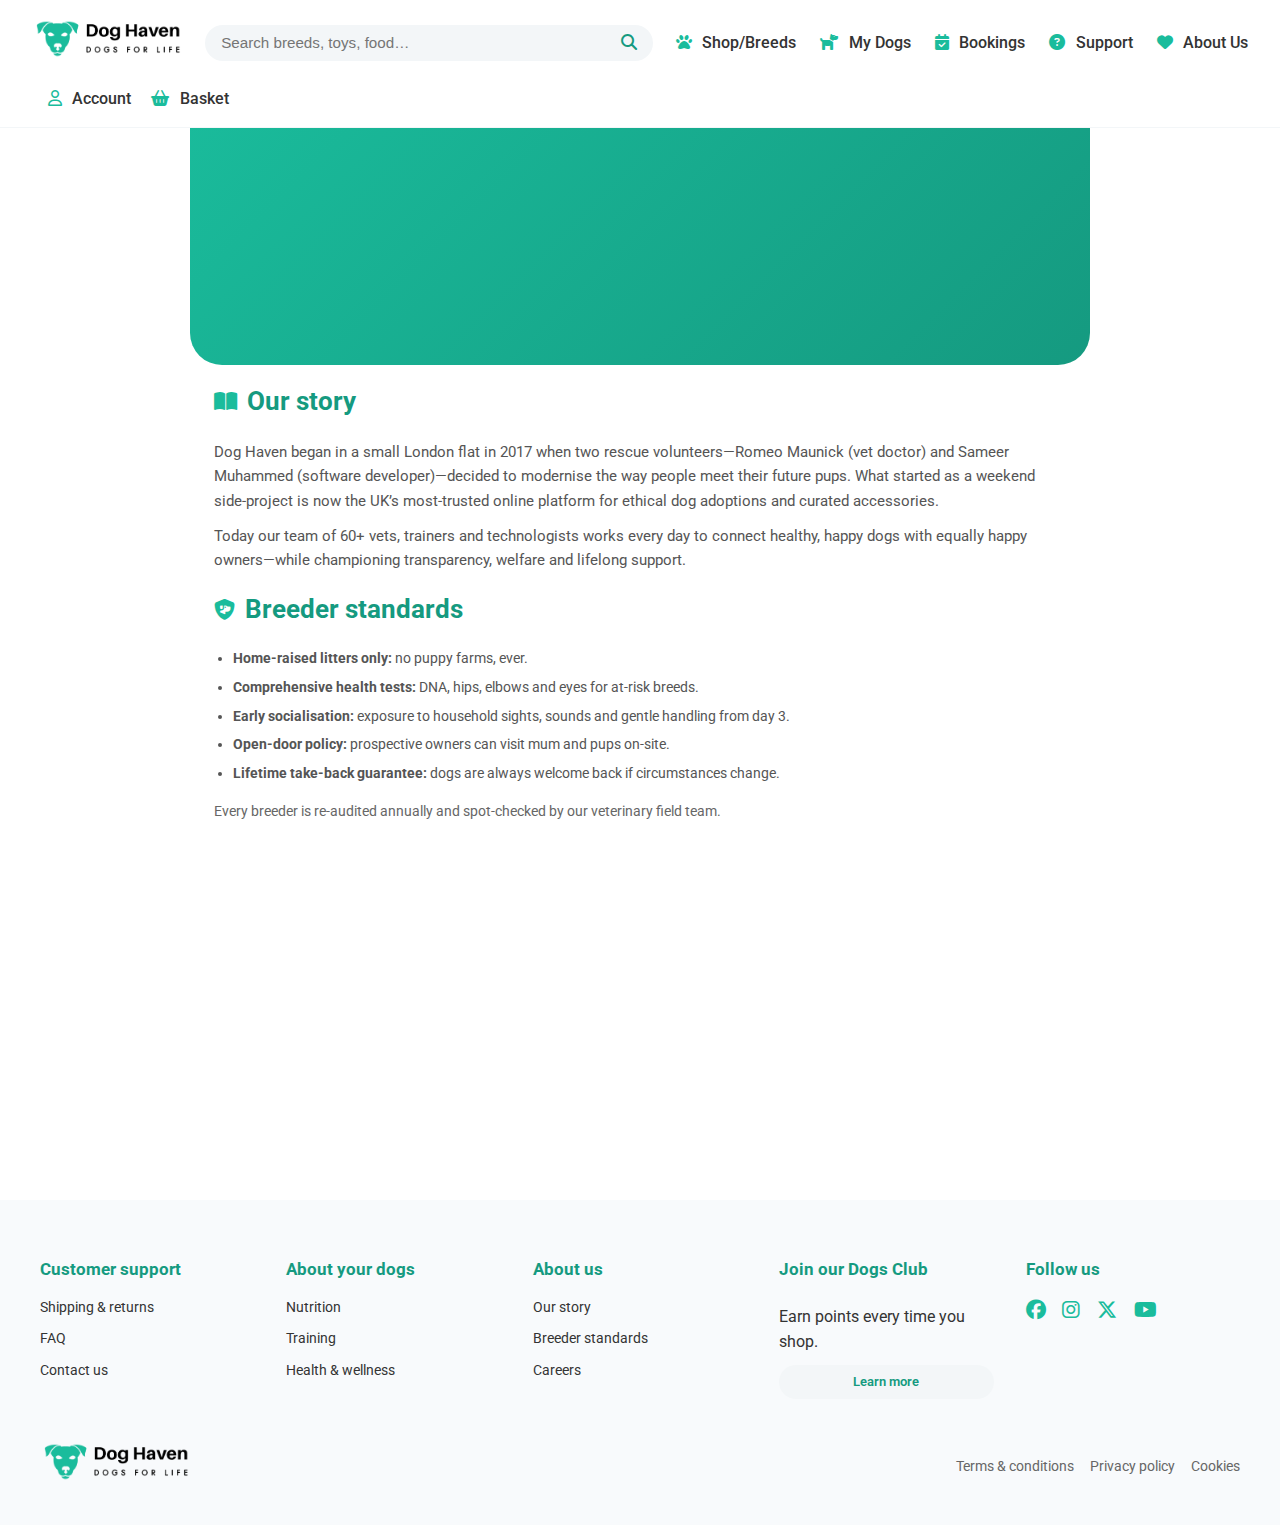
<file: about-us.html>
<!DOCTYPE html>
<html lang="en">
<head>
  <meta charset="UTF-8" />
  <meta name="viewport" content="width=device-width, initial-scale=1.0" />
  <title>Dog Haven | About Us</title>

  <!-- fonts & icons -->
  <link href="https://fonts.googleapis.com/css2?family=Roboto:wght@400;500;700&display=swap" rel="stylesheet">
  <link href="https://cdnjs.cloudflare.com/ajax/libs/font-awesome/6.5.0/css/all.min.css" rel="stylesheet">

  <link rel="stylesheet" href="about-us.css" />
</head>
<body>

  <!-- ===== HEADER ===== -->
  <header class="site-header">
    <div class="brand-search">
      <a href="index.html" class="logo"><img src="logo5.png" alt="Dog Haven logo" class="logo-img" /></a>
      <form class="search-bar" role="search">
        <input type="search" placeholder="Search breeds, toys, food…" aria-label="Search" />
        <button type="submit"><i class="fa-solid fa-magnifying-glass"></i></button>
      </form>
    </div>

    <nav class="site-nav">
      <ul>
        <li><a href="breeds.html"><i class="fa-solid fa-paw"></i> Shop/Breeds</a></li>
        <li><a href="my-dogs.html"><i class="fa-solid fa-dog"></i> My Dogs</a></li>
        <li><a href="bookings.html"><i class="fa-solid fa-calendar-check"></i> Bookings</a></li>
        <li><a href="support.html"><i class="fa-solid fa-circle-question"></i> Support</a></li>
        <li><a href="about-us.html" class="active"><i class="fa-solid fa-heart"></i> About Us</a></li>
      </ul>
    </nav>

    <div class="user-links">
      <a href="sign-in.html"><i class="fa-regular fa-user"></i> Account</a>
      <a href="basket.html"><i class="fa-solid fa-basket-shopping"></i> Basket</a>
    </div>
  </header>

  <!-- ===== HERO ===== -->
  <section class="page-hero">
    <h1 class="fade-in">More than a pet shop—<br>weʼre a dog-loving community</h1>
    <p class="fade-in delay-1">Discover our journey, our breeder pledge and your next career move.</p>
  </section>

  <!-- ===== OUR STORY ===== -->
  <section class="story-section fade-up">
    <h2><i class="fa-solid fa-book-open"></i> Our story</h2>
    <p>Dog Haven began in a small London flat in 2017 when two rescue volunteers—Romeo Maunick (vet doctor) and Sameer Muhammed (software developer)—decided to modernise the way people meet their future pups. What started as a weekend side-project is now the UK’s most-trusted online platform for ethical dog adoptions and curated accessories.</p>
    <p>Today our team of 60+ vets, trainers and technologists works every day to connect healthy, happy dogs with equally happy owners—while championing transparency, welfare and lifelong support.</p>
  </section>

  <!-- ===== BREEDER STANDARDS ===== -->
  <section class="standards-section fade-up delay-1">
    <h2><i class="fa-solid fa-shield-dog"></i> Breeder standards</h2>
    <ul>
      <li><strong>Home-raised litters only:</strong> no puppy farms, ever.</li>
      <li><strong>Comprehensive health tests:</strong> DNA, hips, elbows and eyes for at-risk breeds.</li>
      <li><strong>Early socialisation:</strong> exposure to household sights, sounds and gentle handling from day 3.</li>
      <li><strong>Open-door policy:</strong> prospective owners can visit mum and pups on-site.</li>
      <li><strong>Lifetime take-back guarantee:</strong> dogs are always welcome back if circumstances change.</li>
    </ul>
    <p class="note">Every breeder is re-audited annually and spot-checked by our veterinary field team.</p>
  </section>

  <!-- ===== CAREERS ===== -->
  <section class="careers-section fade-up delay-2">
    <h2><i class="fa-solid fa-briefcase"></i> Careers</h2>
    <div class="careers-grid">
      <article>
        <h3>Full-stack Developer</h3>
        <p>Help us build delightful, reliable web experiences that scale with our growing community.</p>
        <a href="#" class="btn secondary small">View details</a>
      </article>
      <article>
        <h3>Veterinary Advisor</h3>
        <p>Work with breeders and adopters to ensure every dog leaves us healthy and stays healthy.</p>
        <a href="#" class="btn secondary small">View details</a>
      </article>
      <article>
        <h3>Digital Marketing Lead</h3>
        <p>Spread the Dog Haven word through data-driven campaigns and engaging storytelling.</p>
        <a href="#" class="btn secondary small">View details</a>
      </article>
    </div>
    <p class="centered">We’re always on the lookout for passionate dog people.  
      <a href="mailto:careers@doghaven.co.uk">careers@doghaven.co.uk</a></p>
  </section>

  <!-- ===== footer ===== -->
  <footer class="site-footer">

    <div class="footer-columns">
      <div class="footer-col">
        <h4>Customer support</h4>
        <ul><li><a href="customer-support.html">Shipping &amp; returns</a></li><li><a href="customer-support.html">FAQ</a></li><li><a href="customer-support.html">Contact us</a></li></ul>
      </div>

      <div class="footer-col">
        <h4>About your dogs</h4>
        <ul><li><a href="about-your-dogs.html">Nutrition</a></li><li><a href="about-your-dogs.html">Training</a></li><li><a href="about-your-dogs.html">Health &amp; wellness</a></li></ul>
      </div>

      <div class="footer-col">
        <h4>About us</h4>
        <ul><li><a href="about-us.html">Our story</a></li><li><a href="about-us.html">Breeder standards</a></li><li><a href="about-us.html">Careers</a></li></ul>
      </div>

      <div class="footer-col club">
        <h4>Join our Dogs Club</h4>
        <p>Earn points every time you shop.</p>
        <a href="dogs-club.html" class="btn secondary small">Learn more</a>
      </div>

      <div class="footer-col social">
        <h4>Follow us</h4>
        <div class="social-links">
			<a href="https://www.facebook.com/YourPage"    target="_blank" rel="noopener"><i class="fa-brands fa-facebook"></i></a>
			<a href="https://www.instagram.com/YourHandle" target="_blank" rel="noopener"><i class="fa-brands fa-instagram"></i></a>
			<a href="https://twitter.com/YourHandle"       target="_blank" rel="noopener"><i class="fa-brands fa-x-twitter"></i></a>
			<a href="https://www.youtube.com/@YourChannel" target="_blank" rel="noopener"><i class="fa-brands fa-youtube"></i></a>
		</div>

      </div>
    </div>

    <div class="footer-bottom">
      <a href="#"><img src="logo5.png" alt="Dog Haven logo" class="footer-logo"></a>
      <ul class="legal">
        <li><a href="regulatory.html">Terms &amp; conditions</a></li>
        <li><a href="regulatory.html">Privacy policy</a></li>
        <li><a href="regulatory.html">Cookies</a></li>
      </ul>
    </div>
  </footer>

  <!-- ===== JS: fade reveal ===== -->
  <script>
    const io=new IntersectionObserver(
      e=>e.forEach(el=>el.isIntersecting&&el.target.classList.add('in-view')), {threshold:.15});
    document.querySelectorAll('.fade-up').forEach(el=>io.observe(el));
  </script>

</body>
</html>
</file>
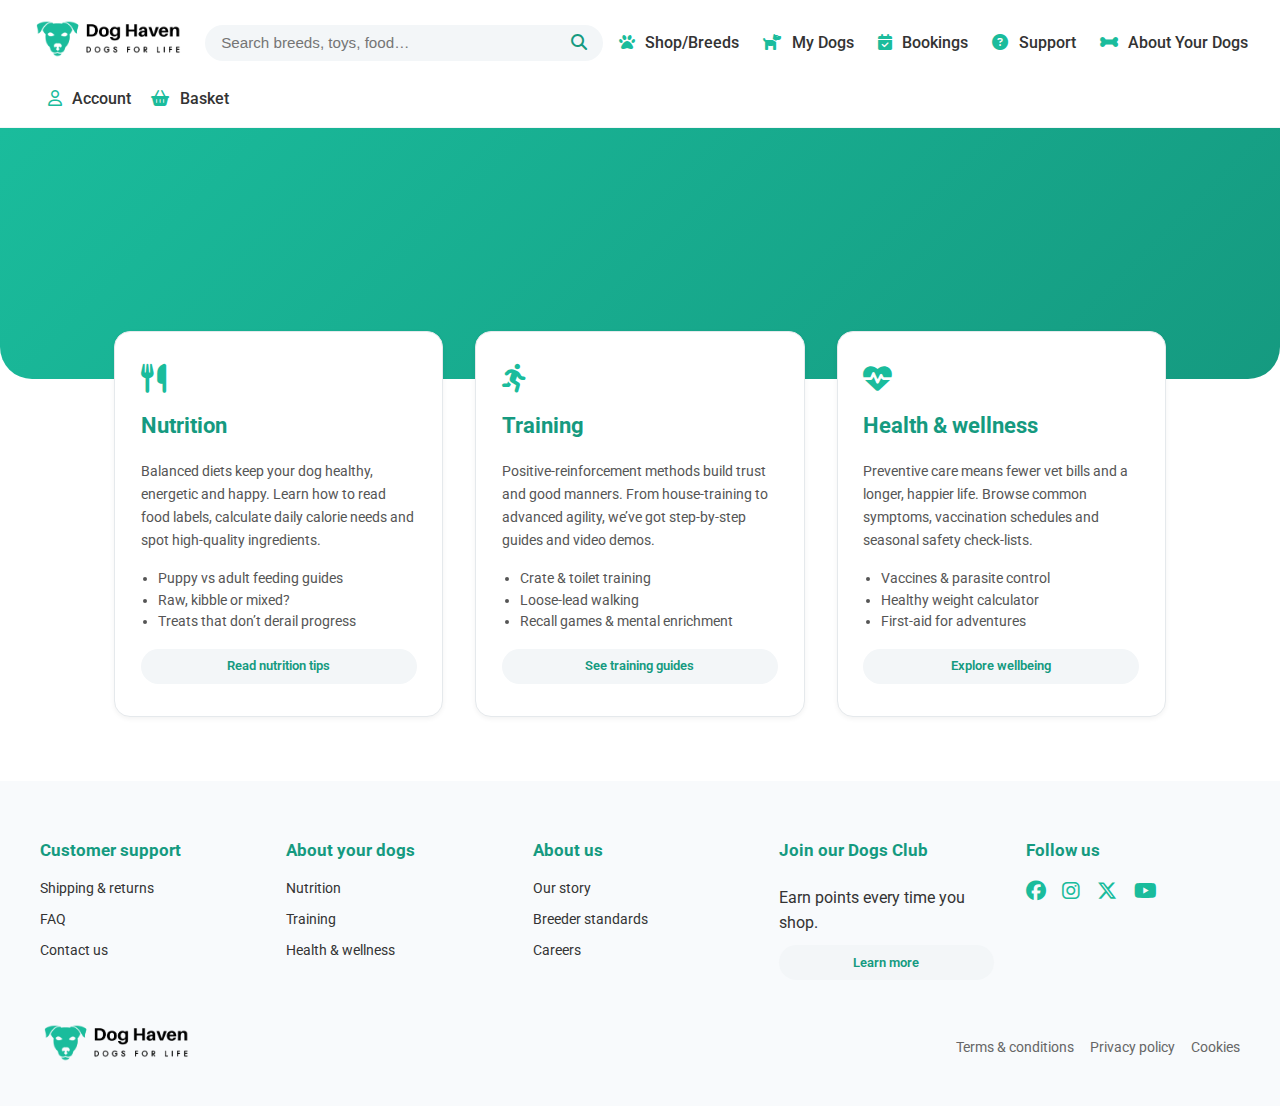
<file: about-your-dogs.html>
<!DOCTYPE html>
<html lang="en">
<head>
  <meta charset="UTF-8" />
  <meta name="viewport" content="width=device-width, initial-scale=1.0" />
  <title>Dog Haven | About Your Dogs</title>

  <!-- fonts & icons -->
  <link href="https://fonts.googleapis.com/css2?family=Roboto:wght@400;500;700&display=swap" rel="stylesheet">
  <link href="https://cdnjs.cloudflare.com/ajax/libs/font-awesome/6.5.0/css/all.min.css" rel="stylesheet">

  <!-- page CSS -->
  <link rel="stylesheet" href="about-your-dogs.css" />
</head>
<body>

  <!-- ===== HEADER ===== -->
  <header class="site-header">
    <div class="brand-search">
      <a href="index.html" class="logo"><img src="logo5.png" alt="Dog Haven logo" class="logo-img" /></a>
      <form class="search-bar" role="search">
        <input type="search" placeholder="Search breeds, toys, food…" aria-label="Search">
        <button type="submit"><i class="fa-solid fa-magnifying-glass"></i></button>
      </form>
    </div>

    <nav class="site-nav">
      <ul>
        <li><a href="breeds.html"><i class="fa-solid fa-paw"></i> Shop/Breeds</a></li>
        <li><a href="my-dogs.html"><i class="fa-solid fa-dog"></i> My Dogs</a></li>
        <li><a href="bookings.html"><i class="fa-solid fa-calendar-check"></i> Bookings</a></li>
        <li><a href="support.html"><i class="fa-solid fa-circle-question"></i> Support</a></li>
        <li><a href="about-your-dogs.html" class="active"><i class="fa-solid fa-bone"></i> About&nbsp;Your&nbsp;Dogs</a></li>
      </ul>
    </nav>

    <div class="user-links">
      <a href="sign-in.html"><i class="fa-regular fa-user"></i> Account</a>
      <a href="basket.html"><i class="fa-solid fa-basket-shopping"></i> Basket</a>
    </div>
  </header>

  <!-- ===== HERO ===== -->
  <section class="page-hero">
    <h1 class="fade-in">Give your dog the best life</h1>
    <p class="fade-in delay-1">Expert advice on nutrition, training, and health &amp; wellness.</p>
  </section>

  <!-- ===== 3 KEY SECTIONS ===== -->
  <section class="info-grid">

    <!-- NUTRITION -->
    <article class="info-card fade-up">
      <i class="fa-solid fa-utensils"></i>
      <h2>Nutrition</h2>
      <p>Balanced diets keep your dog healthy, energetic and happy.  
      Learn how to read food labels, calculate daily calorie needs and spot high-quality ingredients.</p>
      <ul>
        <li>Puppy vs adult feeding guides</li>
        <li>Raw, kibble or mixed?</li>
        <li>Treats that don’t derail progress</li>
      </ul>
      <a href="#" class="btn secondary small">Read nutrition tips</a>
    </article>

    <!-- TRAINING -->
    <article class="info-card fade-up delay-1">
      <i class="fa-solid fa-person-running"></i>
      <h2>Training</h2>
      <p>Positive-reinforcement methods build trust and good manners.  
      From house-training to advanced agility, we’ve got step-by-step guides and video demos.</p>
      <ul>
        <li>Crate &amp; toilet training</li>
        <li>Loose-lead walking</li>
        <li>Recall games &amp; mental enrichment</li>
      </ul>
      <a href="#" class="btn secondary small">See training guides</a>
    </article>

    <!-- HEALTH & WELLNESS -->
    <article class="info-card fade-up delay-2">
      <i class="fa-solid fa-heart-pulse"></i>
      <h2>Health &amp; wellness</h2>
      <p>Preventive care means fewer vet bills and a longer, happier life.  
      Browse common symptoms, vaccination schedules and seasonal safety check-lists.</p>
      <ul>
        <li>Vaccines &amp; parasite control</li>
        <li>Healthy weight calculator</li>
        <li>First-aid for adventures</li>
      </ul>
      <a href="#" class="btn secondary small">Explore wellbeing</a>
    </article>

  </section>

  <!-- ===== footer ===== -->
  <footer class="site-footer">

    <div class="footer-columns">
      <div class="footer-col">
        <h4>Customer support</h4>
        <ul><li><a href="customer-support.html">Shipping &amp; returns</a></li><li><a href="customer-support.html">FAQ</a></li><li><a href="customer-support.html">Contact us</a></li></ul>
      </div>

      <div class="footer-col">
        <h4>About your dogs</h4>
        <ul><li><a href="about-your-dogs.html">Nutrition</a></li><li><a href="about-your-dogs.html">Training</a></li><li><a href="about-your-dogs.html">Health &amp; wellness</a></li></ul>
      </div>

      <div class="footer-col">
        <h4>About us</h4>
        <ul><li><a href="about-us.html">Our story</a></li><li><a href="about-us.html">Breeder standards</a></li><li><a href="about-us.html">Careers</a></li></ul>
      </div>

      <div class="footer-col club">
        <h4>Join our Dogs Club</h4>
        <p>Earn points every time you shop.</p>
        <a href="dogs-club.html" class="btn secondary small">Learn more</a>
      </div>

      <div class="footer-col social">
        <h4>Follow us</h4>
        <div class="social-links">
			<a href="https://www.facebook.com/YourPage"    target="_blank" rel="noopener"><i class="fa-brands fa-facebook"></i></a>
			<a href="https://www.instagram.com/YourHandle" target="_blank" rel="noopener"><i class="fa-brands fa-instagram"></i></a>
			<a href="https://twitter.com/YourHandle"       target="_blank" rel="noopener"><i class="fa-brands fa-x-twitter"></i></a>
			<a href="https://www.youtube.com/@YourChannel" target="_blank" rel="noopener"><i class="fa-brands fa-youtube"></i></a>
		</div>

      </div>
    </div>

    <div class="footer-bottom">
      <a href="#"><img src="logo5.png" alt="Dog Haven logo" class="footer-logo"></a>
      <ul class="legal">
        <li><a href="regulatory.html">Terms &amp; conditions</a></li>
        <li><a href="regulatory.html">Privacy policy</a></li>
        <li><a href="regulatory.html">Cookies</a></li>
      </ul>
    </div>
  </footer>

  <!-- ===== JS: reveal on scroll ===== -->
  <script>
    const io=new IntersectionObserver(
      e=>e.forEach(x=>x.isIntersecting&&x.target.classList.add('in-view')), {threshold:.15});
    document.querySelectorAll('.fade-up').forEach(el=>io.observe(el));
  </script>
</body>
</html>
</file>
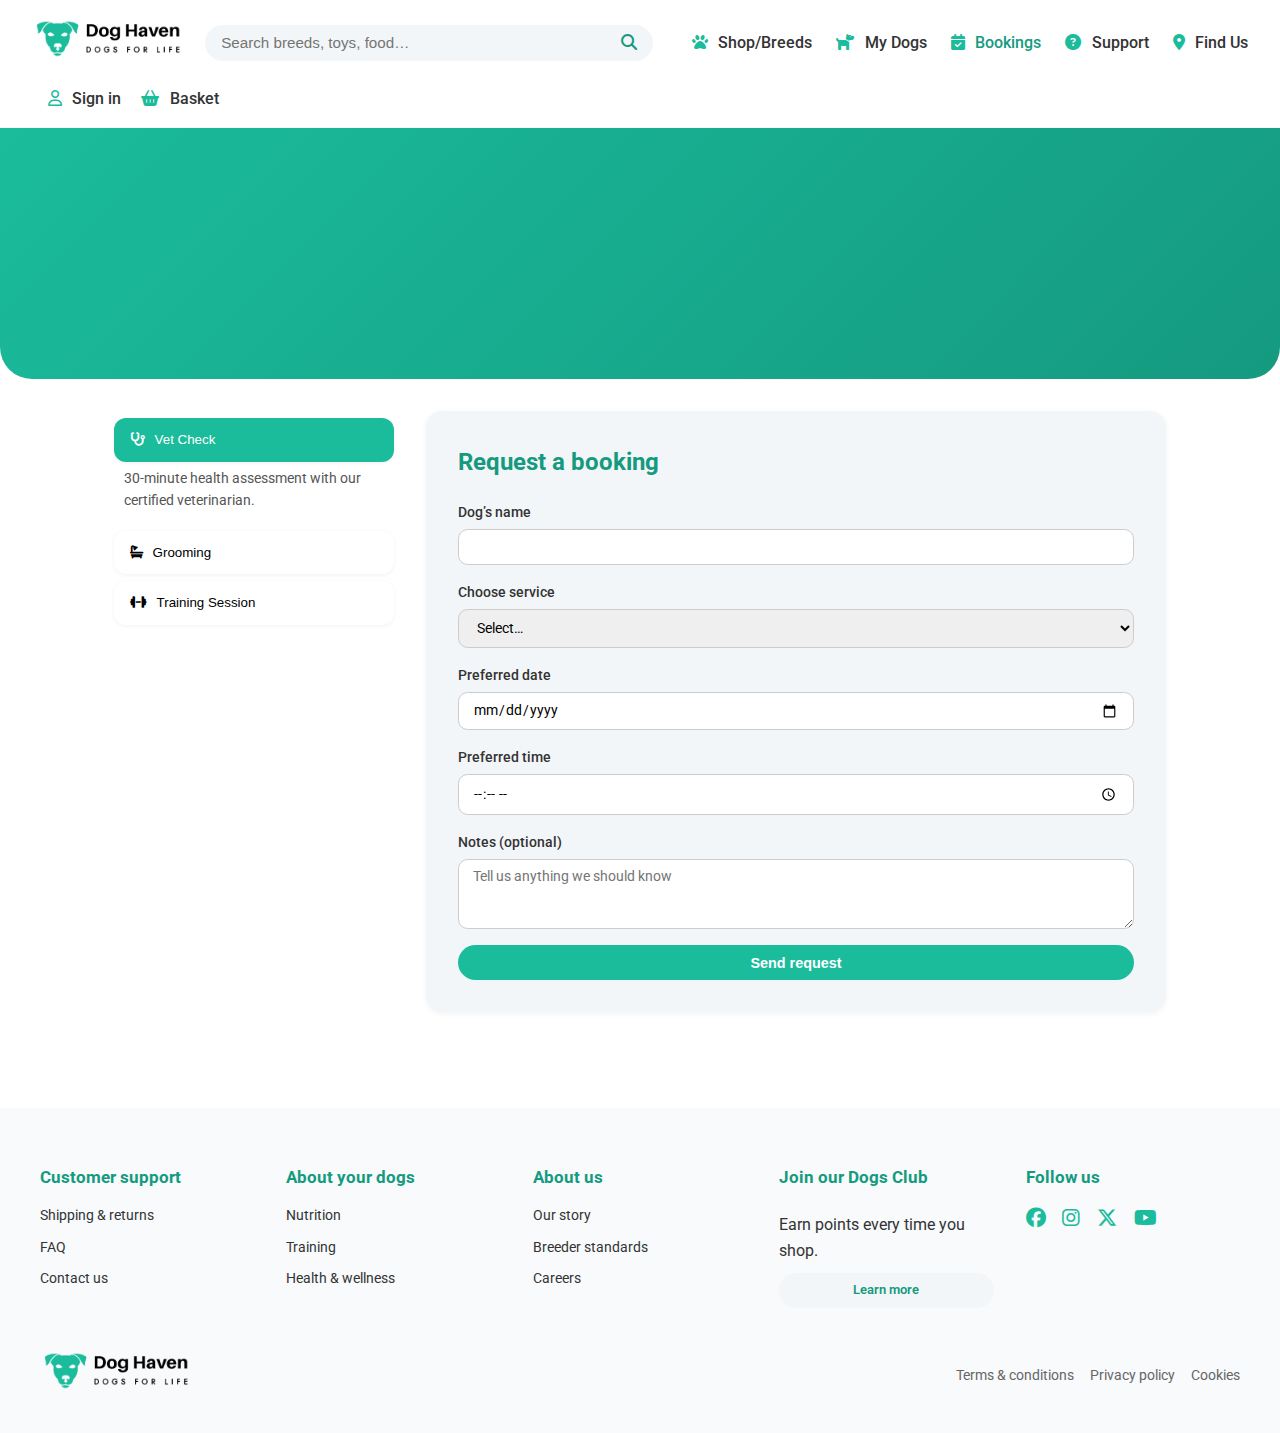
<file: bookings.html>
<!DOCTYPE html>
<html lang="en">
<head>
  <meta charset="UTF-8" />
  <meta name="viewport" content="width=device-width, initial-scale=1.0" />
  <title>Dog Haven | Bookings</title>

  <!-- fonts & icons -->
  <link href="https://fonts.googleapis.com/css2?family=Roboto:wght@400;500;700&display=swap" rel="stylesheet">
  <link href="https://cdnjs.cloudflare.com/ajax/libs/font-awesome/6.5.0/css/all.min.css" rel="stylesheet">

  <link rel="stylesheet" href="bookings.css" />
</head>
<body>

  <!-- ===== HEADER ===== -->
  <header class="site-header">
    <div class="brand-search">
      <a href="index.html" class="logo"><img src="logo5.png" alt="Dog Haven logo" class="logo-img" /></a>
      <form class="search-bar" role="search">
        <input type="search" placeholder="Search breeds, toys, food…" aria-label="Search">
        <button type="submit"><i class="fa-solid fa-magnifying-glass"></i></button>
      </form>
    </div>

    <nav class="site-nav">
      <ul>
        <li><a href="breeds.html"><i class="fa-solid fa-paw"></i> Shop/Breeds</a></li>
        <li><a href="my-dogs.html"><i class="fa-solid fa-dog"></i> My Dogs</a></li>
        <li><a href="bookings.html" class="active"><i class="fa-solid fa-calendar-check"></i> Bookings</a></li>
        <li><a href="support.html"><i class="fa-solid fa-circle-question"></i> Support</a></li>
        <li><a href="find-us.html"><i class="fa-solid fa-location-dot"></i> Find Us</a></li>
      </ul>
    </nav>

    <div class="user-links">
      <a href="sign-in.html"><i class="fa-regular fa-user"></i> Sign in</a>
      <a href="basket.html"><i class="fa-solid fa-basket-shopping"></i> Basket</a>
    </div>
  </header>

  <!-- ===== HERO ===== -->
  <section class="page-hero">
    <h1 class="fade-in">Book a service for your dog</h1>
    <p class="fade-in delay-1">Vet checks, grooming and training—all in one place.</p>
  </section>

  <!-- ===== BOOKING FORM ===== -->
  <main class="booking-wrapper">
    <aside class="service-accordion">

      <button class="accordion-btn active"><i class="fa-solid fa-stethoscope"></i> Vet Check</button>
      <div class="panel open">
        <p>30-minute health assessment with our certified veterinarian.</p>
      </div>

      <button class="accordion-btn"><i class="fa-solid fa-bath"></i> Grooming</button>
      <div class="panel">
        <p>Full wash, trim and nail clipping. Approx. 1 hour.</p>
      </div>

      <button class="accordion-btn"><i class="fa-solid fa-dumbbell"></i> Training Session</button>
      <div class="panel">
        <p>One-on-one obedience or agility training. 45 minutes.</p>
      </div>
    </aside>

    <section class="booking-form">
      <h2>Request a booking</h2>
      <form id="bookingForm">
        <label>
          Dog’s name
          <input type="text" name="dogName" required>
        </label>

        <label>
          Choose service
          <select name="service" required>
            <option value="">Select…</option>
            <option value="vet">Vet Check</option>
            <option value="groom">Grooming</option>
            <option value="train">Training Session</option>
          </select>
        </label>

        <label>
          Preferred date
          <input type="date" name="date" required>
        </label>

        <label>
          Preferred time
          <input type="time" name="time" required>
        </label>

        <label>
          Notes (optional)
          <textarea name="notes" rows="3" placeholder="Tell us anything we should know"></textarea>
        </label>

        <button type="submit" class="btn primary">Send request</button>
      </form>
    </section>
  </main>

  <!-- ===== SUCCESS TOAST ===== -->
  <div id="toast" class="toast"><i class="fa-solid fa-check-circle"></i> Booking request sent!</div>

  <!-- ===== FOOTER ===== -->
  <footer class="site-footer">
    <div class="footer-columns">
      <div class="footer-col">
        <h4>Customer support</h4>
        <ul>
          <li><a href="#">Shipping &amp; returns</a></li>
          <li><a href="#">FAQ</a></li>
          <li><a href="#">Contact us</a></li>
        </ul>
      </div>

      <div class="footer-col">
        <h4>About your dogs</h4>
        <ul>
          <li><a href="#">Nutrition</a></li>
          <li><a href="#">Training</a></li>
          <li><a href="#">Health &amp; wellness</a></li>
        </ul>
      </div>

      <div class="footer-col">
        <h4>About us</h4>
        <ul>
          <li><a href="#">Our story</a></li>
          <li><a href="#">Breeder standards</a></li>
          <li><a href="#">Careers</a></li>
        </ul>
      </div>

      <div class="footer-col club">
        <h4>Join our Dogs Club</h4>
        <p>Earn points every time you shop.</p>
        <a href="#" class="btn secondary small">Learn more</a>
      </div>

      <div class="footer-col social">
        <h4>Follow us</h4>
        <div class="social-links">
			<a href="https://www.facebook.com/YourPage"    target="_blank" rel="noopener"><i class="fa-brands fa-facebook"></i></a>
			<a href="https://www.instagram.com/YourHandle" target="_blank" rel="noopener"><i class="fa-brands fa-instagram"></i></a>
			<a href="https://twitter.com/YourHandle"       target="_blank" rel="noopener"><i class="fa-brands fa-x-twitter"></i></a>
			<a href="https://www.youtube.com/@YourChannel" target="_blank" rel="noopener"><i class="fa-brands fa-youtube"></i></a>
		</div>
      </div>
    </div>

    <div class="footer-bottom">
      <a href="#"><img src="logo5.png" alt="Dog Haven logo" class="footer-logo"></a>
      <ul class="legal">
        <li><a href="#">Terms &amp; conditions</a></li>
        <li><a href="#">Privacy policy</a></li>
        <li><a href="#">Cookies</a></li>
      </ul>
    </div>
  </footer>

  <!-- ===== JS ===== -->
  <script>
    /* Accordion */
    document.querySelectorAll('.accordion-btn').forEach(btn => {
      btn.onclick = () => {
        document.querySelectorAll('.accordion-btn').forEach(b => b.classList.remove('active'));
        document.querySelectorAll('.panel').forEach(p => p.classList.remove('open'));
        btn.classList.add('active');
        btn.nextElementSibling.classList.add('open');
      };
    });

    /* Form success toast */
    const toast = document.getElementById('toast');
    document.getElementById('bookingForm').onsubmit = e => {
      e.preventDefault();
      toast.classList.add('show');
      setTimeout(() => toast.classList.remove('show'), 3000);
      e.target.reset();
    };
  </script>

</body>
</html>
</file>
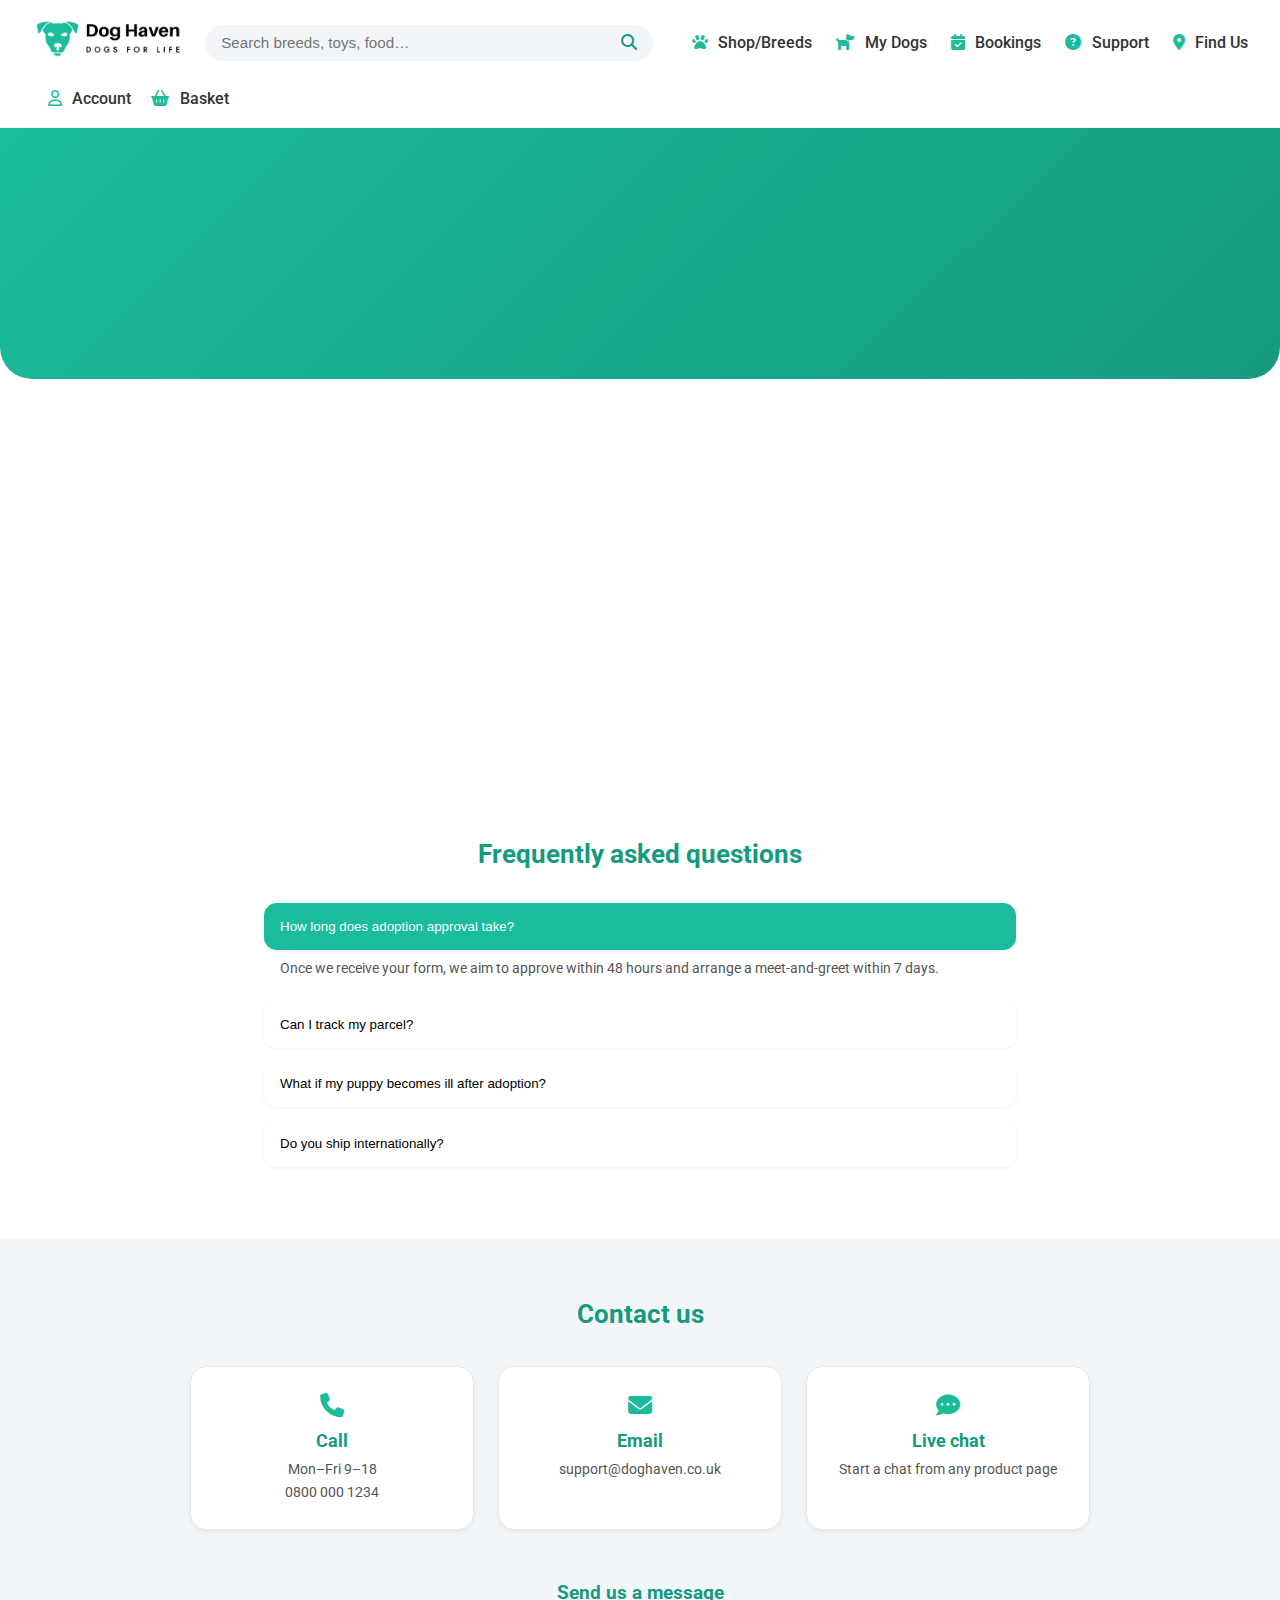
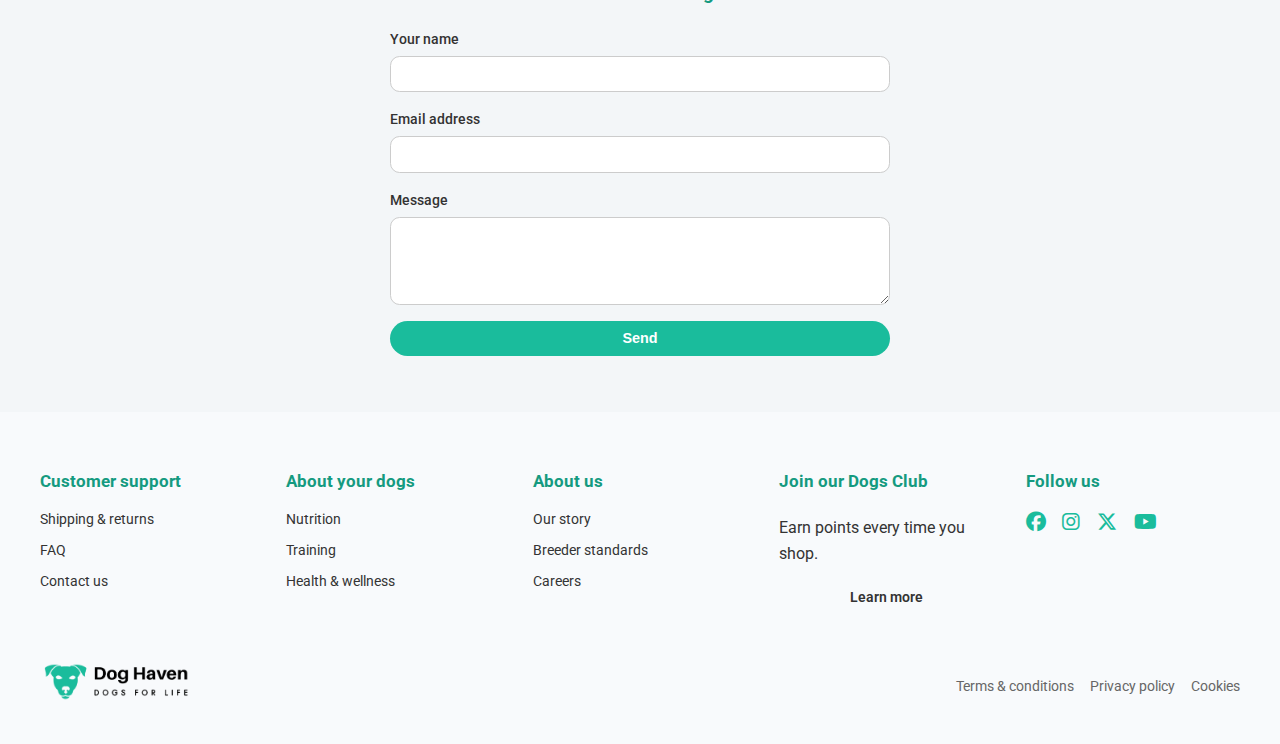
<file: customer-support.html>
<!DOCTYPE html>
<html lang="en">
<head>
  <meta charset="UTF-8" />
  <meta name="viewport" content="width=device-width, initial-scale=1.0" />
  <title>Dog Haven | Customer Support</title>

  <!-- fonts & icons -->
  <link href="https://fonts.googleapis.com/css2?family=Roboto:wght@400;500;700&display=swap" rel="stylesheet">
  <link href="https://cdnjs.cloudflare.com/ajax/libs/font-awesome/6.5.0/css/all.min.css" rel="stylesheet">

  <link rel="stylesheet" href="customer-support.css" />
</head>
<body>

  <!-- ========= HEADER ========= -->
  <header class="site-header">
    <div class="brand-search">
      <a href="index.html" class="logo"><img src="logo5.png" alt="Dog Haven logo" class="logo-img" /></a>
      <form class="search-bar" role="search">
        <input type="search" placeholder="Search breeds, toys, food…" aria-label="Search">
        <button type="submit"><i class="fa-solid fa-magnifying-glass"></i></button>
      </form>
    </div>

    <nav class="site-nav">
      <ul>
        <li><a href="breeds.html"><i class="fa-solid fa-paw"></i> Shop/Breeds</a></li>
        <li><a href="my-dogs.html"><i class="fa-solid fa-dog"></i> My Dogs</a></li>
        <li><a href="bookings.html"><i class="fa-solid fa-calendar-check"></i> Bookings</a></li>
        <li><a href="support.html" class="active"><i class="fa-solid fa-circle-question"></i> Support</a></li>
        <li><a href="find-us.html"><i class="fa-solid fa-location-dot"></i> Find Us</a></li>
      </ul>
    </nav>

    <div class="user-links">
      <a href="sign-in.html"><i class="fa-regular fa-user"></i> Account</a>
      <a href="basket.html"><i class="fa-solid fa-basket-shopping"></i> Basket</a>
    </div>
  </header>

  <!-- ========= HERO ========= -->
  <section class="page-hero">
    <h1 class="fade-in">Customer Support</h1>
    <p class="fade-in delay-1">Shipping &amp; returns • FAQs • Contact us</p>
  </section>

  <!-- ========= SHIPPING & RETURNS ========= -->
  <section class="shipping-returns fade-up">
    <h2>Shipping &amp; returns</h2>
    <h3>Delivery times &amp; costs</h3>
    <ul>
      <li><strong>Standard (2–4 working days):</strong> Free on orders&nbsp;£40+ &nbsp;|&nbsp; £3.95 otherwise</li>
      <li><strong>Express (next working day):</strong> £6.95 (order before 3 pm)</li>
      <li><strong>Puppy delivery:</strong> Dedicated courier, date agreed after adoption approval (free)</li>
    </ul>

    <h3>Returns &amp; exchanges</h3>
    <p>You can return unused products in their original packaging within <strong>30&nbsp;days</strong> of receipt—free of charge.</p>
    <ol>
      <li>Log in to your account and choose the order.</li>
      <li>Select “Return item” and print your prepaid label.</li>
      <li>Drop it at any Post Office or collection point.</li>
    </ol>
    <p>Refunds are issued to the original payment method within 5 working days of arrival at our warehouse.</p>

    <h3>Need help?</h3>
    <p>Email <a href="mailto:returns@doghaven.co.uk">returns@doghaven.co.uk</a> or call 0800 000 1234.</p>
  </section>

  <!-- ========= FAQ ACCORDION ========= -->
  <section class="faq-wrapper">
    <h2>Frequently asked questions</h2>

    <button class="accordion-btn active">How long does adoption approval take?</button>
    <div class="panel open"><p>Once we receive your form, we aim to approve within 48 hours and arrange a meet-and-greet within 7 days.</p></div>

    <button class="accordion-btn">Can I track my parcel?</button>
    <div class="panel"><p>Yes. You’ll receive a tracking link by email and SMS as soon as your order leaves our warehouse.</p></div>

    <button class="accordion-btn">What if my puppy becomes ill after adoption?</button>
    <div class="panel"><p>All puppies come with a 14-day health guarantee. Contact us immediately and our vet team will advise next steps.</p></div>

    <button class="accordion-btn">Do you ship internationally?</button>
    <div class="panel"><p>Currently we ship accessories within the UK &amp; Ireland only. Puppies are UK-only.</p></div>
  </section>

  <!-- ========= CONTACT US ========= -->
  <section class="contact-us">
    <h2>Contact us</h2>

    <div class="contact-cards">
      <article class="c-card"><i class="fa-solid fa-phone"></i><h3>Call</h3><p>Mon–Fri 9–18<br>0800 000 1234</p></article>
      <article class="c-card"><i class="fa-solid fa-envelope"></i><h3>Email</h3><p>support@doghaven.co.uk</p></article>
      <article class="c-card"><i class="fa-solid fa-comment-dots"></i><h3>Live chat</h3><p>Start a chat from any product page</p></article>
    </div>

    <form id="messageForm" class="message-form">
      <h3>Send us a message</h3>
      <label>Your name <input type="text" required></label>
      <label>Email address <input type="email" required></label>
      <label>Message <textarea rows="4" required></textarea></label>
      <button type="submit" class="btn primary">Send</button>
    </form>
  </section>

  <!-- ===== SUCCESS TOAST ===== -->
  <div id="toast" class="toast"><i class="fa-solid fa-check-circle"></i> Message sent – we’ll reply within 24 hrs.</div>

  <!-- ===== footer ===== -->
  <footer class="site-footer">

    <div class="footer-columns">
      <div class="footer-col">
        <h4>Customer support</h4>
        <ul><li><a href="customer-support.html">Shipping &amp; returns</a></li><li><a href="customer-support.html">FAQ</a></li><li><a href="customer-support.html">Contact us</a></li></ul>
      </div>

      <div class="footer-col">
        <h4>About your dogs</h4>
        <ul><li><a href="about-your-dogs.html">Nutrition</a></li><li><a href="about-your-dogs.html">Training</a></li><li><a href="about-your-dogs.html">Health &amp; wellness</a></li></ul>
      </div>

      <div class="footer-col">
        <h4>About us</h4>
        <ul><li><a href="about-us.html">Our story</a></li><li><a href="about-us.html">Breeder standards</a></li><li><a href="about-us.html">Careers</a></li></ul>
      </div>

      <div class="footer-col club">
        <h4>Join our Dogs Club</h4>
        <p>Earn points every time you shop.</p>
        <a href="dogs-club.html" class="btn secondary small">Learn more</a>
      </div>

      <div class="footer-col social">
        <h4>Follow us</h4>
        <div class="social-links">
			<a href="https://www.facebook.com/YourPage"    target="_blank" rel="noopener"><i class="fa-brands fa-facebook"></i></a>
			<a href="https://www.instagram.com/YourHandle" target="_blank" rel="noopener"><i class="fa-brands fa-instagram"></i></a>
			<a href="https://twitter.com/YourHandle"       target="_blank" rel="noopener"><i class="fa-brands fa-x-twitter"></i></a>
			<a href="https://www.youtube.com/@YourChannel" target="_blank" rel="noopener"><i class="fa-brands fa-youtube"></i></a>
		</div>

      </div>
    </div>

    <div class="footer-bottom">
      <a href="#"><img src="logo5.png" alt="Dog Haven logo" class="footer-logo"></a>
      <ul class="legal">
        <li><a href="regulatory.html">Terms &amp; conditions</a></li>
        <li><a href="regulatory.html">Privacy policy</a></li>
        <li><a href="regulatory.html">Cookies</a></li>
      </ul>
    </div>
  </footer>

  <!-- ========= JS: accordion + toast ========= -->
  <script>
    /* accordion */
    document.querySelectorAll('.accordion-btn').forEach(btn=>{
      btn.onclick=()=>{btn.classList.toggle('active');btn.nextElementSibling.classList.toggle('open');};
    });

    /* toast */
    const toast=document.getElementById('toast');
    document.getElementById('messageForm').onsubmit=e=>{
      e.preventDefault();toast.classList.add('show');
      setTimeout(()=>toast.classList.remove('show'),3000);e.target.reset();
    };
  </script>
</body>
</html>
</file>
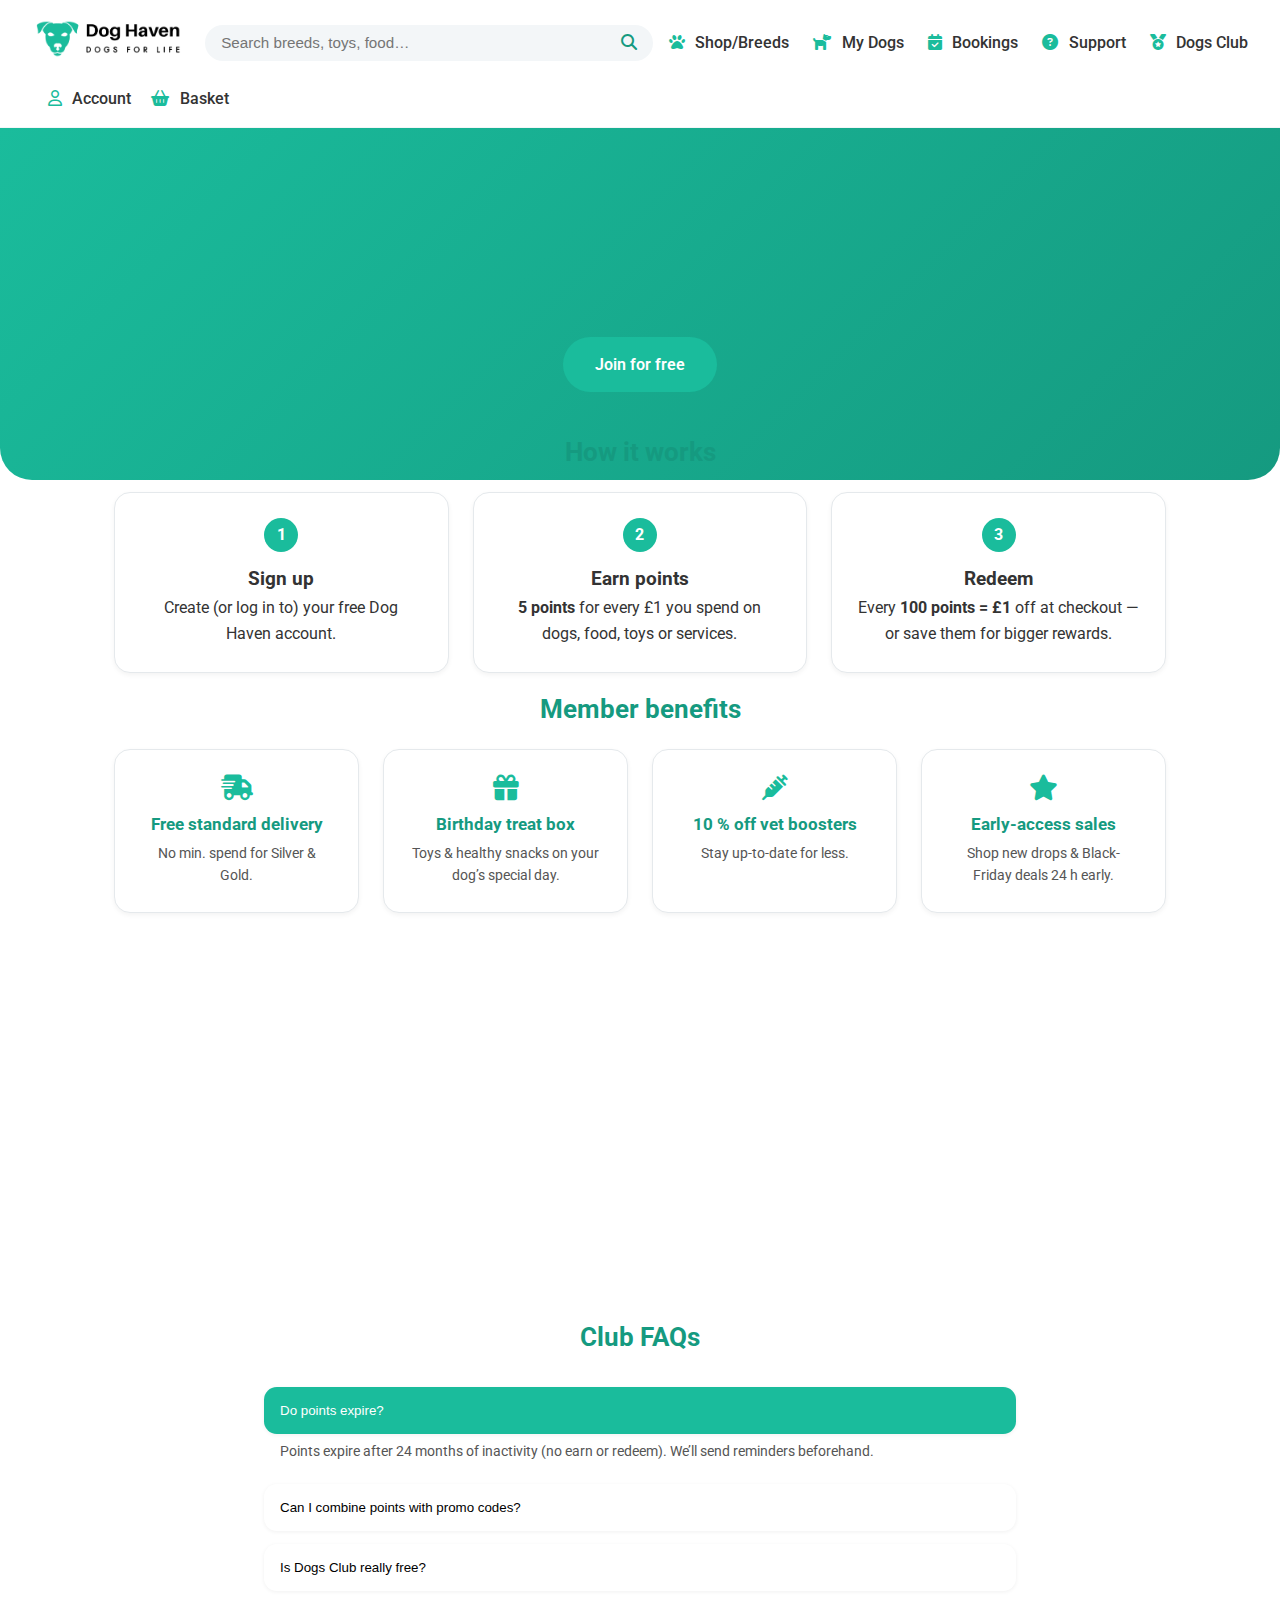
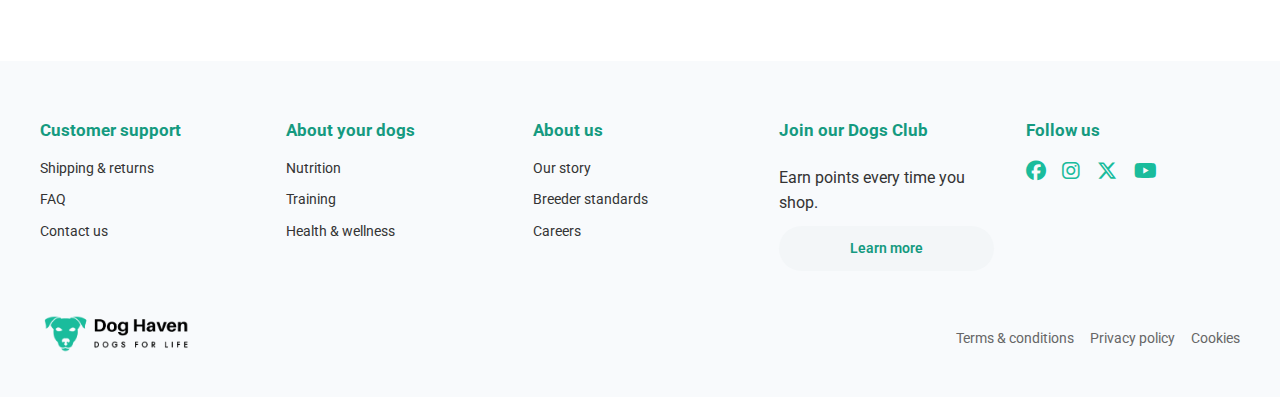
<file: dogs-club.html>
<!DOCTYPE html>
<html lang="en">
<head>
  <meta charset="UTF-8">
  <meta name="viewport" content="width=device-width, initial-scale=1.0">
  <title>Dog Haven | Dogs Club</title>

  <!-- fonts & icons -->
  <link href="https://fonts.googleapis.com/css2?family=Roboto:wght@400;500;700&display=swap" rel="stylesheet">
  <link href="https://cdnjs.cloudflare.com/ajax/libs/font-awesome/6.5.0/css/all.min.css" rel="stylesheet">

  <!-- page-specific CSS -->
  <link rel="stylesheet" href="dogs-club.css">
</head>
<body>

  <!-- ===== HEADER ===== -->
  <header class="site-header">
    <div class="brand-search">
      <a href="index.html" class="logo"><img src="logo5.png" alt="Dog Haven logo" class="logo-img"></a>
      <form class="search-bar" role="search">
        <input type="search" placeholder="Search breeds, toys, food…" aria-label="Search">
        <button type="submit"><i class="fa-solid fa-magnifying-glass"></i></button>
      </form>
    </div>

    <nav class="site-nav">
      <ul>
        <li><a href="breeds.html"><i class="fa-solid fa-paw"></i> Shop/Breeds</a></li>
        <li><a href="my-dogs.html"><i class="fa-solid fa-dog"></i> My Dogs</a></li>
        <li><a href="bookings.html"><i class="fa-solid fa-calendar-check"></i> Bookings</a></li>
        <li><a href="support.html"><i class="fa-solid fa-circle-question"></i> Support</a></li>
        <li><a href="dogs-club.html" class="active"><i class="fa-solid fa-medal"></i> Dogs Club</a></li>
      </ul>
    </nav>

    <div class="user-links">
      <a href="sign-in.html"><i class="fa-regular fa-user"></i> Account</a>
      <a href="basket.html"><i class="fa-solid fa-basket-shopping"></i> Basket</a>
    </div>
  </header>

  <!-- ===== HERO ===== -->
  <section class="page-hero">
    <h1 class="fade-in">Join our Dogs Club</h1>
    <p class="fade-in delay-1">Earn points every time you shop &nbsp;•&nbsp; Unlock tail-wagging perks</p>
    <a href="sign-in.html" class="btn primary big pulse">Join for free</a>
  </section>

  <!-- ===== HOW IT WORKS ===== -->
  <section class="works-section fade-up">
    <h2>How it works</h2>
    <div class="steps-grid">
      <article><span class="num">1</span><h3>Sign up</h3><p>Create (or log in to) your free Dog Haven account.</p></article>
      <article><span class="num">2</span><h3>Earn points</h3><p><strong>5 points</strong> for every £1 you spend on dogs, food, toys or services.</p></article>
      <article><span class="num">3</span><h3>Redeem</h3><p>Every <strong>100 points = £1</strong> off at checkout — or save them for bigger rewards.</p></article>
    </div>
  </section>

  <!-- ===== BENEFITS ===== -->
  <section class="benefits-section fade-up delay-1">
    <h2>Member benefits</h2>
    <div class="perk-grid">
      <article><i class="fa-solid fa-truck-fast"></i><h3>Free standard delivery</h3><p>No min. spend for Silver & Gold.</p></article>
      <article><i class="fa-solid fa-gift"></i><h3>Birthday treat box</h3><p>Toys & healthy snacks on your dog’s special day.</p></article>
      <article><i class="fa-solid fa-syringe"></i><h3>10 % off vet boosters</h3><p>Stay up-to-date for less.</p></article>
      <article><i class="fa-solid fa-star"></i><h3>Early-access sales</h3><p>Shop new drops & Black-Friday deals 24 h early.</p></article>
    </div>
  </section>

  <!-- ===== TIERS ===== -->
  <section class="tiers-section fade-up delay-2">
    <h2>Tiers &amp; milestones</h2>
    <table>
      <thead><tr><th>Tier</th><th>Annual spend</th><th>Earn rate</th><th>Key perks</th></tr></thead>
      <tbody>
        <tr><td>Bronze</td><td>£0 – £299</td><td>5 pts / £1</td><td>Monthly tips newsletter</td></tr>
        <tr><td>Silver</td><td>£300 – £799</td><td>6 pts / £1</td><td>Free std delivery + birthday box</td></tr>
        <tr><td>Gold</td><td>£800 +</td><td>8 pts / £1</td><td>All perks + 10 % booster-shots + VIP hotline</td></tr>
      </tbody>
    </table>
    <p class="centered">Tier status is recalculated daily and lasts 12 months from the date achieved.</p>
  </section>

  <!-- ===== FAQ ===== -->
  <section class="faq-wrapper">
    <h2>Club FAQs</h2>
    <button class="accordion-btn active">Do points expire?</button>
    <div class="panel open"><p>Points expire after 24 months of inactivity (no earn or redeem). We’ll send reminders beforehand.</p></div>

    <button class="accordion-btn">Can I combine points with promo codes?</button>
    <div class="panel"><p>Yes. Apply your discount code first, then choose how many points to redeem at checkout.</p></div>

    <button class="accordion-btn">Is Dogs Club really free?</button>
    <div class="panel"><p>Absolutely. There’s no membership fee and no hidden catch.</p></div>
  </section>

  <!-- ===== footer ===== -->
  <footer class="site-footer">

    <div class="footer-columns">
      <div class="footer-col">
        <h4>Customer support</h4>
        <ul><li><a href="customer-support.html">Shipping &amp; returns</a></li><li><a href="customer-support.html">FAQ</a></li><li><a href="customer-support.html">Contact us</a></li></ul>
      </div>

      <div class="footer-col">
        <h4>About your dogs</h4>
        <ul><li><a href="about-your-dogs.html">Nutrition</a></li><li><a href="about-your-dogs.html">Training</a></li><li><a href="about-your-dogs.html">Health &amp; wellness</a></li></ul>
      </div>

      <div class="footer-col">
        <h4>About us</h4>
        <ul><li><a href="about-us.html">Our story</a></li><li><a href="about-us.html">Breeder standards</a></li><li><a href="about-us.html">Careers</a></li></ul>
      </div>

      <div class="footer-col club">
        <h4>Join our Dogs Club</h4>
        <p>Earn points every time you shop.</p>
        <a href="dogs-club.html" class="btn secondary small">Learn more</a>
      </div>

      <div class="footer-col social">
        <h4>Follow us</h4>
        <div class="social-links">
			<a href="https://www.facebook.com/YourPage"    target="_blank" rel="noopener"><i class="fa-brands fa-facebook"></i></a>
			<a href="https://www.instagram.com/YourHandle" target="_blank" rel="noopener"><i class="fa-brands fa-instagram"></i></a>
			<a href="https://twitter.com/YourHandle"       target="_blank" rel="noopener"><i class="fa-brands fa-x-twitter"></i></a>
			<a href="https://www.youtube.com/@YourChannel" target="_blank" rel="noopener"><i class="fa-brands fa-youtube"></i></a>
		</div>

      </div>
    </div>

    <div class="footer-bottom">
      <a href="#"><img src="logo5.png" alt="Dog Haven logo" class="footer-logo"></a>
      <ul class="legal">
        <li><a href="regulatory.html">Terms &amp; conditions</a></li>
        <li><a href="regulatory.html">Privacy policy</a></li>
        <li><a href="regulatory.html">Cookies</a></li>
      </ul>
    </div>
  </footer>

  <!-- ===== JS: reveal + accordion ===== -->
  <script>
    /* fade-up reveal */
    const io=new IntersectionObserver(e=>e.forEach(v=>v.isIntersecting&&v.target.classList.add('in-view')),{threshold:.15});
    document.querySelectorAll('.fade-up').forEach(el=>io.observe(el));

    /* accordion */
    document.querySelectorAll('.accordion-btn').forEach(btn=>{
      btn.onclick=()=>{btn.classList.toggle('active');btn.nextElementSibling.classList.toggle('open');};
    });
  </script>
</body>
</html>
</file>
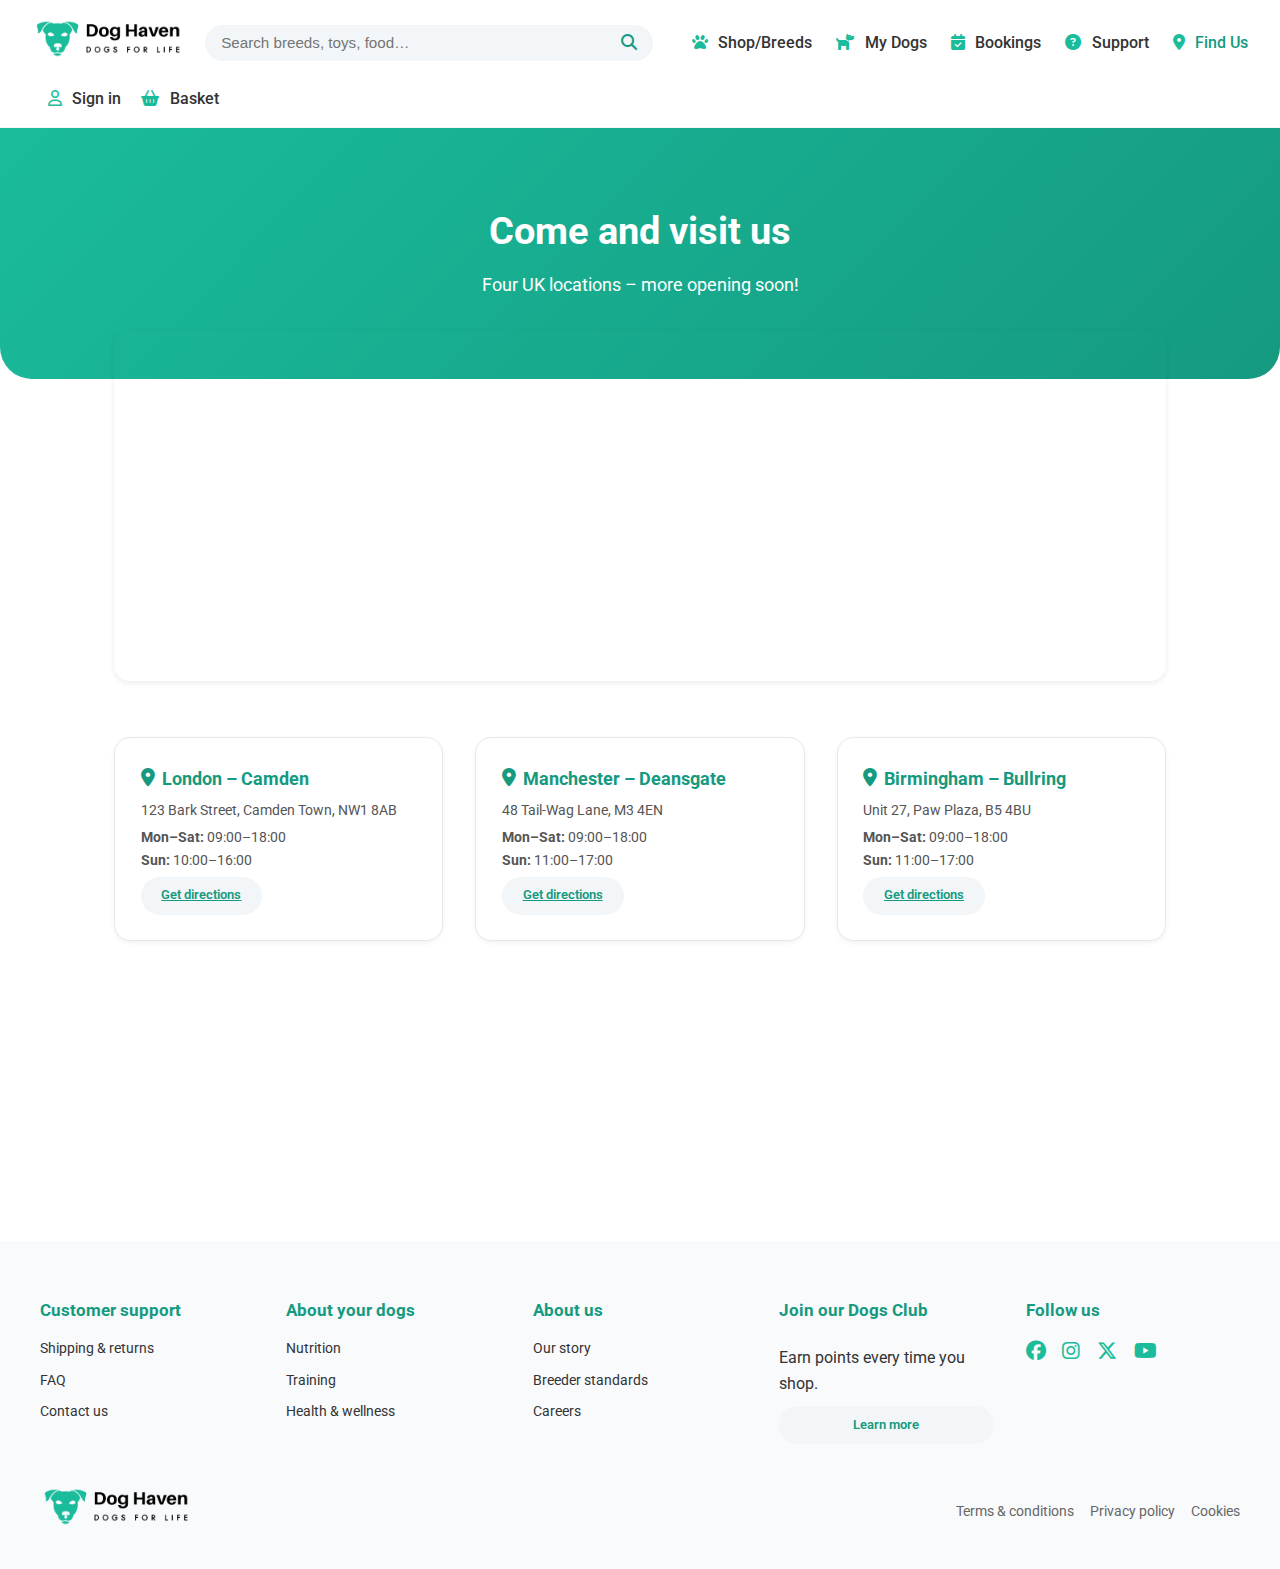
<file: find-us.html>
<!DOCTYPE html>
<html lang="en">
<head>
  <meta charset="UTF-8" />
  <meta name="viewport" content="width=device-width, initial-scale=1.0" />
  <title>Dog Haven | Find Us</title>

  <!-- fonts & icons -->
  <link href="https://fonts.googleapis.com/css2?family=Roboto:wght@400;500;700&display=swap" rel="stylesheet">
  <link href="https://cdnjs.cloudflare.com/ajax/libs/font-awesome/6.5.0/css/all.min.css" rel="stylesheet">

  <!-- page CSS -->
  <link rel="stylesheet" href="find-us.css" />
</head>
<body>

  <!-- ===== HEADER ===== -->
  <header class="site-header">
    <div class="brand-search">
      <a href="index.html" class="logo"><img src="logo5.png" alt="Dog Haven logo" class="logo-img" /></a>
      <form class="search-bar" role="search">
        <input type="search" placeholder="Search breeds, toys, food…" aria-label="Search">
        <button type="submit"><i class="fa-solid fa-magnifying-glass"></i></button>
      </form>
    </div>

    <nav class="site-nav">
      <ul>
        <li><a href="breeds.html"><i class="fa-solid fa-paw"></i> Shop/Breeds</a></li>
        <li><a href="my-dogs.html"><i class="fa-solid fa-dog"></i> My Dogs</a></li>
        <li><a href="bookings.html"><i class="fa-solid fa-calendar-check"></i> Bookings</a></li>
        <li><a href="support.html"><i class="fa-solid fa-circle-question"></i> Support</a></li>
        <li><a href="find-us.html" class="active"><i class="fa-solid fa-location-dot"></i> Find Us</a></li>
      </ul>
    </nav>

    <div class="user-links">
      <a href="sign-in.html"><i class="fa-regular fa-user"></i> Sign in</a>
      <a href="basket.html"><i class="fa-solid fa-basket-shopping"></i> Basket</a>
    </div>
  </header>

  <!-- ===== HERO ===== -->
  <section class="page-hero">
    <h1 class="fade-in">Come and visit us</h1>
    <p class="fade-in delay-1">Four UK locations – more opening soon!</p>
  </section>

  <!-- ===== MAP EMBED ===== -->
  <section class="map-wrapper">
    <!-- Replace the src URL with your own Google Maps embed (or Mapbox, OpenStreetMap, etc.) -->
    <iframe
      title="Dog Haven map"
      src="https://www.google.com/maps/embed?pb=!1m14!1m12!1m3!1d97184.47996208875!2d-0.12775845!3d51.5073506!2m3!1f0!2f0!3f0!3m2!1i1024!2i768!4f13.1!5e0!3m2!1sen!2suk!4v1710000000000!5m2!1sen!2suk"
      loading="lazy"
      referrerpolicy="no-referrer-when-downgrade">
    </iframe>
  </section>

  <!-- ===== STORE CARDS ===== -->
  <section class="store-grid">
    <!-- duplicate or remove cards as needed -->
    <article class="store-card fade-up">
      <h3><i class="fa-solid fa-location-dot"></i> London – Camden</h3>
      <p>123 Bark Street, Camden Town, NW1 8AB</p>
      <p><strong>Mon–Sat:</strong> 09:00–18:00<br><strong>Sun:</strong> 10:00–16:00</p>
      <a href="https://goo.gl/maps/xxxxx" target="_blank" rel="noopener" class="btn secondary small">Get directions</a>
    </article>

    <article class="store-card fade-up delay-1">
      <h3><i class="fa-solid fa-location-dot"></i> Manchester – Deansgate</h3>
      <p>48 Tail-Wag Lane, M3 4EN</p>
      <p><strong>Mon–Sat:</strong> 09:00–18:00<br><strong>Sun:</strong> 11:00–17:00</p>
      <a href="#" class="btn secondary small">Get directions</a>
    </article>

    <article class="store-card fade-up delay-2">
      <h3><i class="fa-solid fa-location-dot"></i> Birmingham – Bullring</h3>
      <p>Unit 27, Paw Plaza, B5 4BU</p>
      <p><strong>Mon–Sat:</strong> 09:00–18:00<br><strong>Sun:</strong> 11:00–17:00</p>
      <a href="#" class="btn secondary small">Get directions</a>
    </article>

    <article class="store-card fade-up delay-3">
      <h3><i class="fa-solid fa-location-dot"></i> Glasgow – West End</h3>
      <p>7 Canine Crescent, G12 8QQ</p>
      <p><strong>Mon–Sat:</strong> 09:00–18:00<br><strong>Sun:</strong> 10:00–16:00</p>
      <a href="#" class="btn secondary small">Get directions</a>
    </article>
  </section>

  <!-- ===== FOOTER (same pattern as other pages) ===== -->
  <footer class="site-footer">
    <div class="footer-columns">
      <div class="footer-col">
        <h4>Customer support</h4>
        <ul>
          <li><a href="#">Shipping &amp; returns</a></li>
          <li><a href="#">FAQ</a></li>
          <li><a href="#">Contact us</a></li>
        </ul>
      </div>

      <div class="footer-col">
        <h4>About your dogs</h4>
        <ul>
          <li><a href="#">Nutrition</a></li>
          <li><a href="#">Training</a></li>
          <li><a href="#">Health &amp; wellness</a></li>
        </ul>
      </div>

      <div class="footer-col">
        <h4>About us</h4>
        <ul>
          <li><a href="#">Our story</a></li>
          <li><a href="#">Breeder standards</a></li>
          <li><a href="#">Careers</a></li>
        </ul>
      </div>

      <div class="footer-col club">
        <h4>Join our Dogs Club</h4>
        <p>Earn points every time you shop.</p>
        <a href="#" class="btn secondary small">Learn more</a>
      </div>

      <div class="footer-col social">
        <h4>Follow us</h4>
        <div class="social-links">
			<a href="https://www.facebook.com/YourPage"    target="_blank" rel="noopener"><i class="fa-brands fa-facebook"></i></a>
			<a href="https://www.instagram.com/YourHandle" target="_blank" rel="noopener"><i class="fa-brands fa-instagram"></i></a>
			<a href="https://twitter.com/YourHandle"       target="_blank" rel="noopener"><i class="fa-brands fa-x-twitter"></i></a>
			<a href="https://www.youtube.com/@YourChannel" target="_blank" rel="noopener"><i class="fa-brands fa-youtube"></i></a>
		</div>
      </div>
    </div>

    <div class="footer-bottom">
      <a href="#"><img src="logo5.png" alt="Dog Haven logo" class="footer-logo"></a>
      <ul class="legal">
        <li><a href="#">Terms &amp; conditions</a></li>
        <li><a href="#">Privacy policy</a></li>
        <li><a href="#">Cookies</a></li>
      </ul>
    </div>
  </footer>

  <!-- ===== JS (simple fade-up) ===== -->
  <script>
    const io=new IntersectionObserver(
      entries=>entries.forEach(e=>e.isIntersecting&&e.target.classList.add('in-view')),
      {threshold:0.15});
    document.querySelectorAll('.fade-up').forEach(el=>io.observe(el));
  </script>

</body>
</html>
</file>
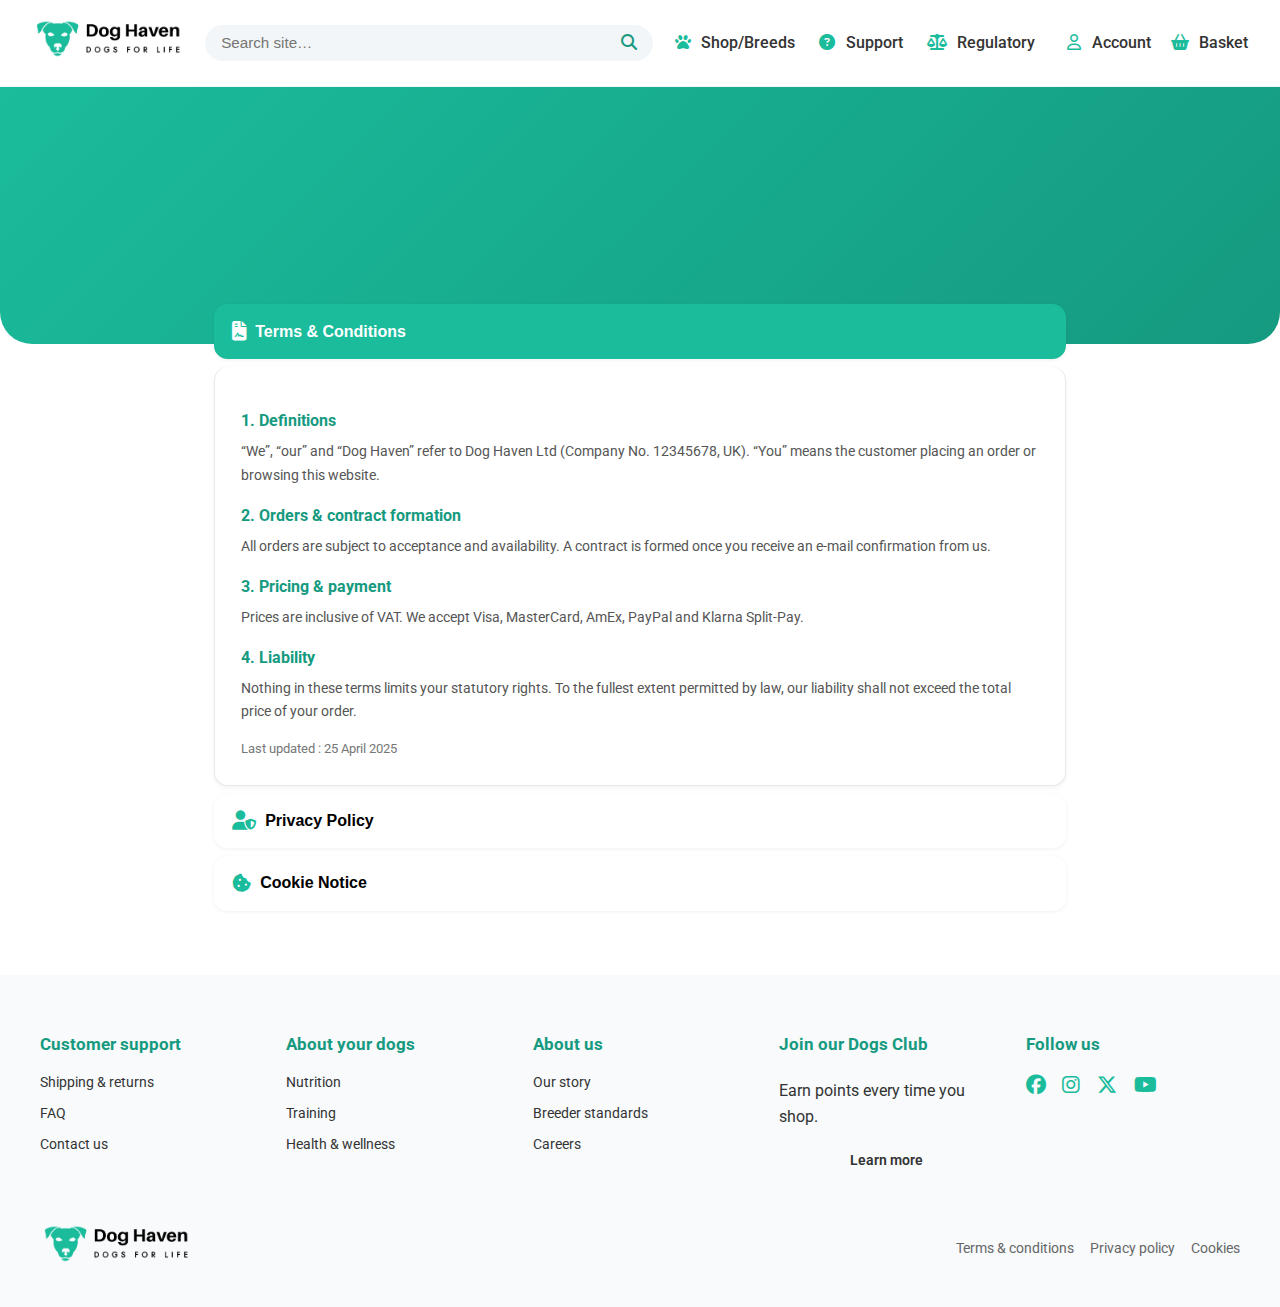
<file: regulatory.html>
<!DOCTYPE html>
<html lang="en">
<head>
  <meta charset="UTF-8">
  <meta name="viewport" content="width=device-width,initial-scale=1.0">
  <title>Dog Haven | Regulatory</title>

  <!-- fonts & icons -->
  <link href="https://fonts.googleapis.com/css2?family=Roboto:wght@400;500;700&display=swap" rel="stylesheet">
  <link href="https://cdnjs.cloudflare.com/ajax/libs/font-awesome/6.5.0/css/all.min.css" rel="stylesheet">

  <link rel="stylesheet" href="regulatory.css">
</head>
<body>

  <!-- ===== header ===== -->
  <header class="site-header">
    <div class="brand-search">
      <a href="index.html" class="logo"><img src="logo5.png" alt="Dog Haven logo" class="logo-img"></a>
      <form class="search-bar" role="search">
        <input type="search" placeholder="Search site…" aria-label="search">
        <button type="submit"><i class="fa-solid fa-magnifying-glass"></i></button>
      </form>
    </div>

    <nav class="site-nav">
      <ul>
        <li><a href="breeds.html"><i class="fa-solid fa-paw"></i> Shop/Breeds</a></li>
        <li><a href="support.html"><i class="fa-solid fa-circle-question"></i> Support</a></li>
        <li><a href="regulatory.html" class="active"><i class="fa-solid fa-scale-balanced"></i> Regulatory</a></li>
      </ul>
    </nav>

    <div class="user-links">
      <a href="sign-in.html"><i class="fa-regular fa-user"></i> Account</a>
      <a href="basket.html"><i class="fa-solid fa-basket-shopping"></i> Basket</a>
    </div>
  </header>

  <!-- ===== hero ===== -->
  <section class="page-hero">
    <h1 class="fade-in">Regulatory centre</h1>
    <p class="fade-in delay-1">Your rights, our responsibilities.</p>
  </section>

  <!-- ===== accordion content ===== -->
  <main class="reg-wrapper">

    <!-- terms -->
    <button class="accordion-btn active"><i class="fa-solid fa-file-contract"></i> Terms &amp; Conditions</button>
    <div class="panel open">
      <h3>1. Definitions</h3>
      <p>“We”, “our” and “Dog Haven” refer to Dog Haven Ltd (Company No. 12345678, UK). “You” means the customer placing an order or browsing this website.</p>

      <h3>2. Orders &amp; contract formation</h3>
      <p>All orders are subject to acceptance and availability. A contract is formed once you receive an e-mail confirmation from us.</p>

      <h3>3. Pricing &amp; payment</h3>
      <p>Prices are inclusive of VAT. We accept Visa, MasterCard, AmEx, PayPal and Klarna Split-Pay.</p>

      <h3>4. Liability</h3>
      <p>Nothing in these terms limits your statutory rights. To the fullest extent permitted by law, our liability shall not exceed the total price of your order.</p>

      <p class="updated">Last updated : 25 April 2025</p>
    </div>

    <!-- privacy -->
    <button class="accordion-btn"><i class="fa-solid fa-user-shield"></i> Privacy Policy</button>
    <div class="panel">
      <h3>1. Information we collect</h3>
      <ul>
        <li>Account data (name, e-mail, address, phone).</li>
        <li>Order data (products, payment method, delivery notes).</li>
        <li>Usage data (pages visited, clicks, referring URLs).</li>
      </ul>

      <h3>2. How we use your data</h3>
      <p>To fulfil orders, personalise content, send service e-mails, and improve our services. We never sell personal data to third-parties.</p>

      <h3>3. Your choices</h3>
      <p>You can access, rectify or delete your data in “Account Settings”, or exercise rights by e-mailing <a href="mailto:privacy@doghaven.co.uk">privacy@doghaven.co.uk</a>.</p>

      <p class="updated">Last revised : 25 April 2025</p>
    </div>

    <!-- cookies -->
    <button class="accordion-btn"><i class="fa-solid fa-cookie-bite"></i> Cookie Notice</button>
    <div class="panel">
      <h3>1. What are cookies?</h3>
      <p>Small text files stored on your device that remember preferences or track site usage.</p>

      <h3>2. Cookies we set</h3>
      <table>
        <thead><tr><th>Name</th><th>Purpose</th><th>Expires</th></tr></thead>
        <tbody>
          <tr><td>dh_session</td><td>Maintain secure login state</td><td>24 hrs</td></tr>
          <tr><td>dh_cart</td><td>Remember items in basket</td><td>14 days</td></tr>
          <tr><td>_ga</td><td>Google Analytics site stats</td><td>2 yrs</td></tr>
        </tbody>
      </table>

      <h3>3. Managing cookies</h3>
      <p>You can disable cookies in your browser. Essential cookies (marked *) are required for basic site functionality.</p>
    </div>

  </main>

  <!-- ===== footer ===== -->
  <footer class="site-footer">

    <div class="footer-columns">
      <div class="footer-col">
        <h4>Customer support</h4>
        <ul><li><a href="customer-support.html">Shipping &amp; returns</a></li><li><a href="customer-support.html">FAQ</a></li><li><a href="customer-support.html">Contact us</a></li></ul>
      </div>

      <div class="footer-col">
        <h4>About your dogs</h4>
        <ul><li><a href="about-your-dogs.html">Nutrition</a></li><li><a href="about-your-dogs.html">Training</a></li><li><a href="about-your-dogs.html">Health &amp; wellness</a></li></ul>
      </div>

      <div class="footer-col">
        <h4>About us</h4>
        <ul><li><a href="about-us.html">Our story</a></li><li><a href="about-us.html">Breeder standards</a></li><li><a href="about-us.html">Careers</a></li></ul>
      </div>

      <div class="footer-col club">
        <h4>Join our Dogs Club</h4>
        <p>Earn points every time you shop.</p>
        <a href="dogs-club.html" class="btn secondary small">Learn more</a>
      </div>

      <div class="footer-col social">
        <h4>Follow us</h4>
        <div class="social-links">
			<a href="https://www.facebook.com/YourPage"    target="_blank" rel="noopener"><i class="fa-brands fa-facebook"></i></a>
			<a href="https://www.instagram.com/YourHandle" target="_blank" rel="noopener"><i class="fa-brands fa-instagram"></i></a>
			<a href="https://twitter.com/YourHandle"       target="_blank" rel="noopener"><i class="fa-brands fa-x-twitter"></i></a>
			<a href="https://www.youtube.com/@YourChannel" target="_blank" rel="noopener"><i class="fa-brands fa-youtube"></i></a>
		</div>

      </div>
    </div>

    <div class="footer-bottom">
      <a href="#"><img src="logo5.png" alt="Dog Haven logo" class="footer-logo"></a>
      <ul class="legal">
        <li><a href="regulatory.html">Terms &amp; conditions</a></li>
        <li><a href="regulatory.html">Privacy policy</a></li>
        <li><a href="regulatory.html">Cookies</a></li>
      </ul>
    </div>
  </footer>

  <!-- ===== JS – accordion & fade ===== -->
  <script>
    /* accordion toggle */
    document.querySelectorAll('.accordion-btn').forEach(btn=>{
      btn.onclick=()=>{
        btn.classList.toggle('active');
        btn.nextElementSibling.classList.toggle('open');
      };
    });

    /* fade-up reveal */
    const io=new IntersectionObserver(
      e=>e.forEach(x=>x.isIntersecting&&x.target.classList.add('in-view')),
      {threshold:.15});
    document.querySelectorAll('.fade-in').forEach(el=>io.observe(el));
  </script>
</body>
</html>
</file>
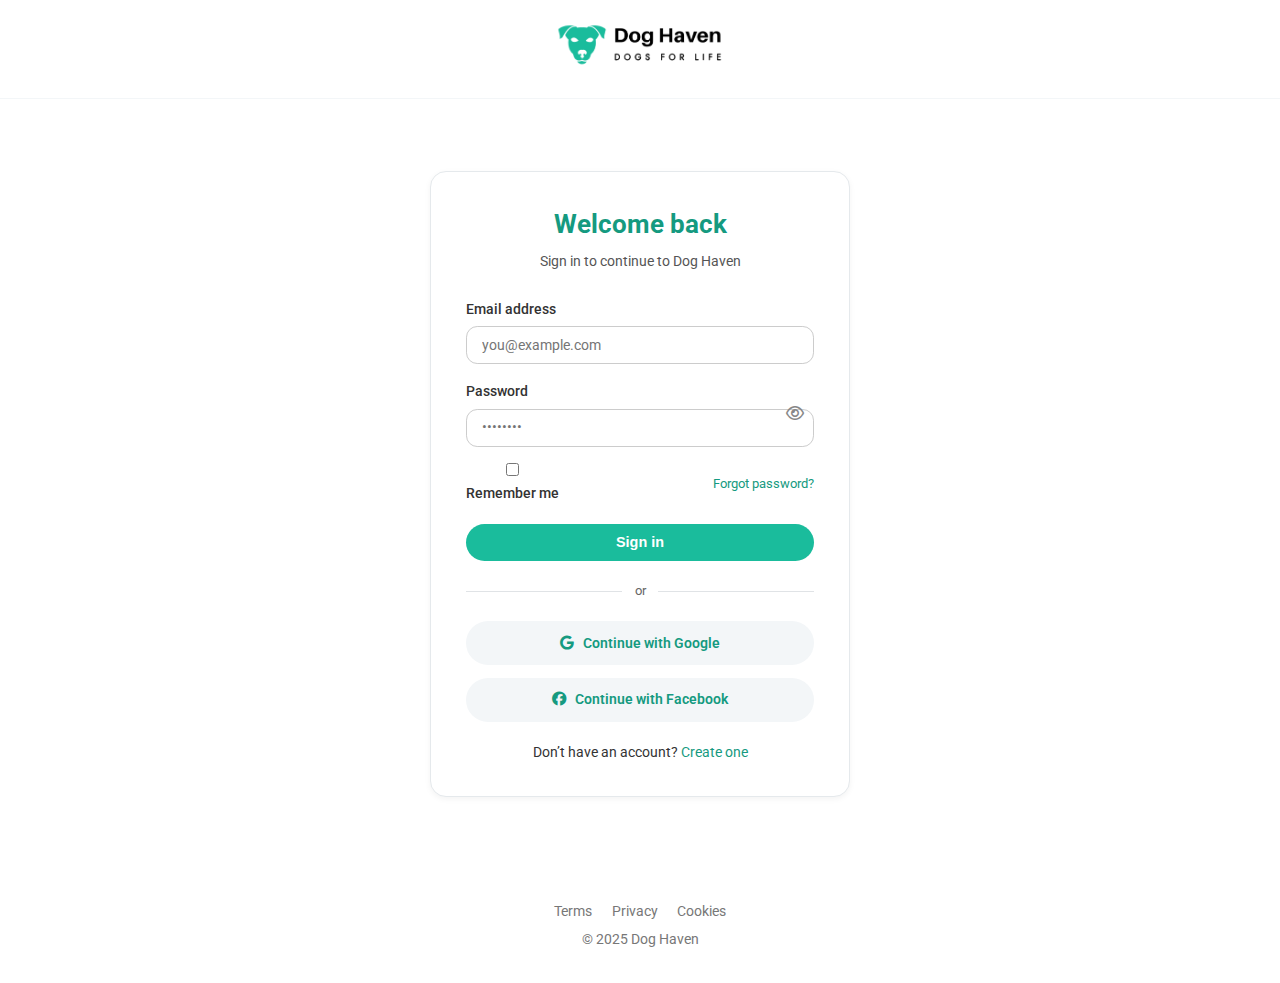
<file: sign-in.html>
<!DOCTYPE html>
<html lang="en">
<head>
  <meta charset="UTF-8" />
  <meta name="viewport" content="width=device-width, initial-scale=1.0" />
  <title>Dog Haven | Sign in</title>

  <!-- fonts & icons -->
  <link href="https://fonts.googleapis.com/css2?family=Roboto:wght@400;500;700&display=swap" rel="stylesheet">
  <link href="https://cdnjs.cloudflare.com/ajax/libs/font-awesome/6.5.0/css/all.min.css" rel="stylesheet">

  <!-- page CSS -->
  <link rel="stylesheet" href="sign-in.css" />
</head>
<body>

  <!-- ===== LOGO-ONLY HEADER (minimal) ===== -->
  <header class="mini-header">
    <a href="index.html"><img src="logo5.png" alt="Dog Haven logo" class="logo-img" /></a>
  </header>

  <!-- ===== SIGN-IN WRAPPER ===== -->
  <main class="sign-wrapper">

    <section class="sign-card">
      <h1>Welcome back</h1>
      <p class="subtitle">Sign in to continue to Dog Haven</p>

      <form id="signinForm">
        <label>
          Email address
          <input type="email" name="email" required placeholder="you@example.com">
        </label>

        <label class="password-field">
          Password
          <input type="password" name="password" id="pwd" required minlength="6" placeholder="••••••••">
          <button type="button" id="togglePwd" aria-label="Show password"><i class="fa-regular fa-eye"></i></button>
        </label>

        <div class="extras">
          <label class="remember">
            <input type="checkbox" name="remember"> Remember me
          </label>
          <a href="#" class="forgot">Forgot password?</a>
        </div>

        <button type="submit" class="btn primary w-100">Sign&nbsp;in</button>
      </form>

      <div class="divider"><span>or</span></div>

      <div class="social-buttons">
        <a href="#" class="btn secondary w-100"><i class="fa-brands fa-google"></i> Continue with Google</a>
        <a href="#" class="btn secondary w-100"><i class="fa-brands fa-facebook"></i> Continue with Facebook</a>
      </div>

      <p class="signup-link">Don’t have an account? <a href="#">Create one</a></p>
    </section>

  </main>

  <!-- ===== FOOTER (simple, centred) ===== -->
  <footer class="mini-footer">
    <ul>
      <li><a href="regulatory.html">Terms</a></li>
      <li><a href="regulatory.html">Privacy</a></li>
      <li><a href="regulatory.html">Cookies</a></li>
    </ul>
    <p>&copy; 2025 Dog Haven</p>
  </footer>

  <!-- ===== JS: password toggle + dummy submit ===== -->
  <script>
    /* show / hide password */
    const pwdInput = document.getElementById('pwd');
    document.getElementById('togglePwd').onclick = () => {
      const type = pwdInput.type === 'password' ? 'text' : 'password';
      pwdInput.type = type;
      pwdInput.nextElementSibling.firstElementChild.classList.toggle('fa-eye');
      pwdInput.nextElementSibling.firstElementChild.classList.toggle('fa-eye-slash');
    };

    /* dummy submit */
    document.getElementById('signinForm').onsubmit = e => {
      e.preventDefault();
      alert('This demo form is not yet connected to a backend.');
      e.target.reset();
    };
  </script>
</body>
</html>
</file>
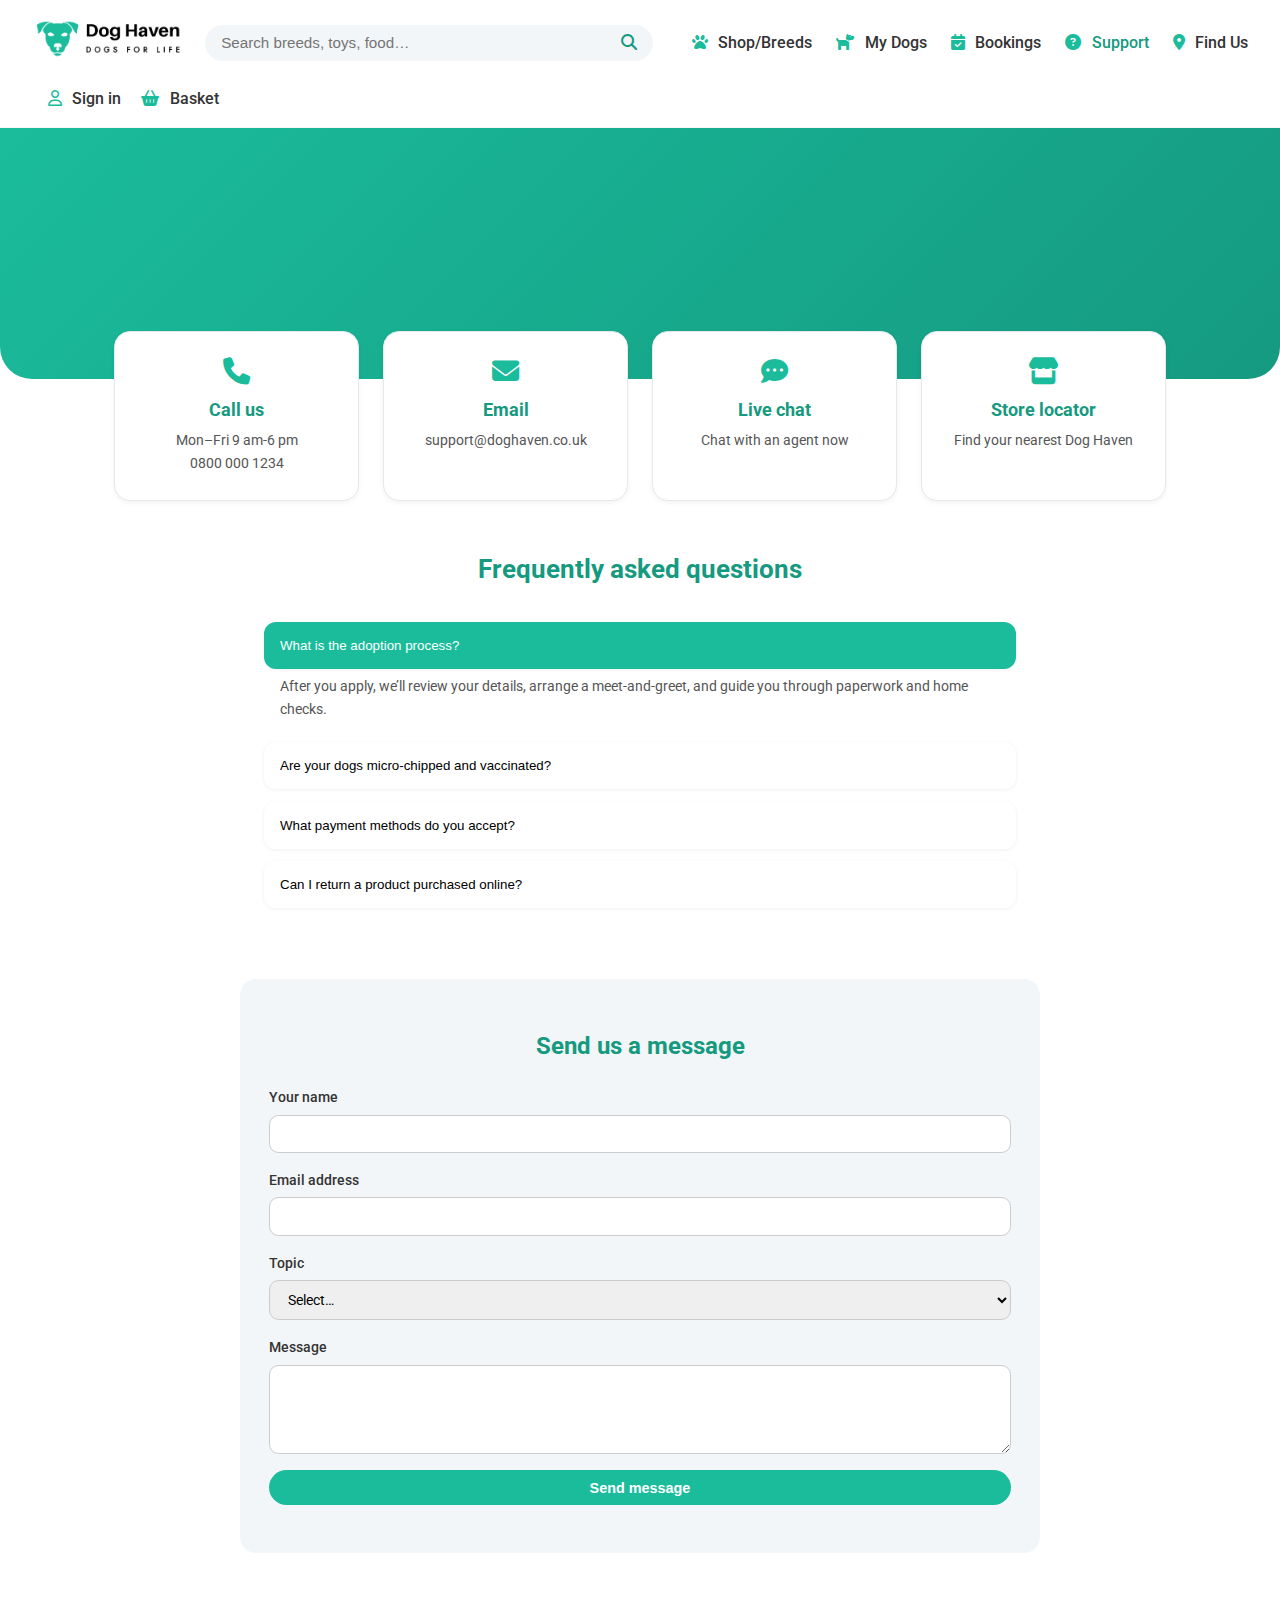
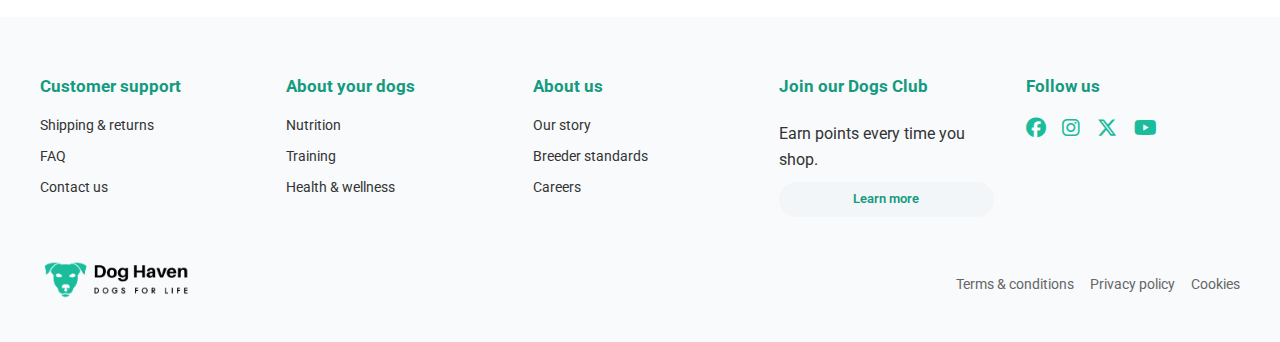
<file: support.html>
<!DOCTYPE html>
<html lang="en">
<head>
  <meta charset="UTF-8" />
  <meta name="viewport" content="width=device-width, initial-scale=1.0" />
  <title>Dog Haven | Support</title>

  <!-- fonts & icons -->
  <link href="https://fonts.googleapis.com/css2?family=Roboto:wght@400;500;700&display=swap" rel="stylesheet">
  <link href="https://cdnjs.cloudflare.com/ajax/libs/font-awesome/6.5.0/css/all.min.css" rel="stylesheet">

  <link rel="stylesheet" href="support.css" />
</head>
<body>

  <!-- ========= HEADER ========= -->
  <header class="site-header">
    <div class="brand-search">
      <a href="index.html" class="logo"><img src="logo5.png" alt="Dog Haven logo" class="logo-img" /></a>
      <form class="search-bar" role="search">
        <input type="search" placeholder="Search breeds, toys, food…" aria-label="Search">
        <button type="submit"><i class="fa-solid fa-magnifying-glass"></i></button>
      </form>
    </div>

    <nav class="site-nav">
      <ul>
        <li><a href="breeds.html"><i class="fa-solid fa-paw"></i> Shop/Breeds</a></li>
        <li><a href="my-dogs.html"><i class="fa-solid fa-dog"></i> My Dogs</a></li>
        <li><a href="bookings.html"><i class="fa-solid fa-calendar-check"></i> Bookings</a></li>
        <li><a href="support.html" class="active"><i class="fa-solid fa-circle-question"></i> Support</a></li>
        <li><a href="find-us.html"><i class="fa-solid fa-location-dot"></i> Find Us</a></li>
      </ul>
    </nav>

    <div class="user-links">
      <a href="sign-in.html"><i class="fa-regular fa-user"></i> Sign in</a>
      <a href="basket.html"><i class="fa-solid fa-basket-shopping"></i> Basket</a>
    </div>
  </header>

  <!-- ========= HERO ========= -->
  <section class="page-hero">
    <h1 class="fade-in">We’re here to help</h1>
    <p class="fade-in delay-1">Find answers, contact our team or send us a message.</p>
  </section>

  <!-- ========= QUICK-ACCESS TILES ========= -->
  <section class="quick-help">
    <article class="tile"><i class="fa-solid fa-phone"></i><h3>Call us</h3><p>Mon–Fri 9 am-6 pm<br>0800 000 1234</p></article>
    <article class="tile"><i class="fa-solid fa-envelope"></i><h3>Email</h3><p>support@doghaven.co.uk</p></article>
    <article class="tile"><i class="fa-solid fa-comment-dots"></i><h3>Live chat</h3><p>Chat with an agent now</p></article>
    <article class="tile"><i class="fa-solid fa-store"></i><h3>Store locator</h3><p>Find your nearest Dog Haven</p></article>
  </section>

  <!-- ========= FAQ ACCORDION ========= -->
  <section class="faq-wrapper">
    <h2>Frequently asked questions</h2>

    <button class="accordion-btn active">What is the adoption process?</button>
    <div class="panel open"><p>After you apply, we’ll review your details, arrange a meet-and-greet, and guide you through paperwork and home checks.</p></div>

    <button class="accordion-btn">Are your dogs micro-chipped and vaccinated?</button>
    <div class="panel"><p>Yes. Every dog is micro-chipped, vaccinated, worm-treated and vet-checked before adoption.</p></div>

    <button class="accordion-btn">What payment methods do you accept?</button>
    <div class="panel"><p>Visa, MasterCard, American Express, PayPal and Klarna split-payments.</p></div>

    <button class="accordion-btn">Can I return a product purchased online?</button>
    <div class="panel"><p>You can return unused items within 30 days for a full refund. See our returns policy for details.</p></div>
  </section>

  <!-- ========= CONTACT FORM ========= -->
  <section class="contact-form">
    <h2>Send us a message</h2>
    <form id="supportForm">
      <label>
        Your name
        <input type="text" name="name" required>
      </label>

      <label>
        Email address
        <input type="email" name="email" required>
      </label>

      <label>
        Topic
        <select name="topic" required>
          <option value="">Select…</option>
          <option value="order">Order query</option>
          <option value="adoption">Adoption support</option>
          <option value="website">Website feedback</option>
          <option value="other">Other</option>
        </select>
      </label>

      <label>
        Message
        <textarea name="message" rows="4" required></textarea>
      </label>

      <button type="submit" class="btn primary">Send message</button>
    </form>
  </section>

  <!-- ========= SUCCESS TOAST ========= -->
  <div id="toast" class="toast"><i class="fa-solid fa-check-circle"></i> Message sent! We’ll reply within 24 hours.</div>

  <!-- ========= FOOTER (same as other pages) ========= -->
  <footer class="site-footer">
    <div class="footer-columns">
      <div class="footer-col">
        <h4>Customer support</h4>
        <ul>
          <li><a href="#">Shipping &amp; returns</a></li>
          <li><a href="#">FAQ</a></li>
          <li><a href="#">Contact us</a></li>
        </ul>
      </div>

      <div class="footer-col">
        <h4>About your dogs</h4>
        <ul>
          <li><a href="#">Nutrition</a></li>
          <li><a href="#">Training</a></li>
          <li><a href="#">Health &amp; wellness</a></li>
        </ul>
      </div>

      <div class="footer-col">
        <h4>About us</h4>
        <ul>
          <li><a href="#">Our story</a></li>
          <li><a href="#">Breeder standards</a></li>
          <li><a href="#">Careers</a></li>
        </ul>
      </div>

      <div class="footer-col club">
        <h4>Join our Dogs Club</h4>
        <p>Earn points every time you shop.</p>
        <a href="#" class="btn secondary small">Learn more</a>
      </div>

      <div class="footer-col social">
        <h4>Follow us</h4>
        <div class="social-links">
			<a href="https://www.facebook.com/YourPage"    target="_blank" rel="noopener"><i class="fa-brands fa-facebook"></i></a>
			<a href="https://www.instagram.com/YourHandle" target="_blank" rel="noopener"><i class="fa-brands fa-instagram"></i></a>
			<a href="https://twitter.com/YourHandle"       target="_blank" rel="noopener"><i class="fa-brands fa-x-twitter"></i></a>
			<a href="https://www.youtube.com/@YourChannel" target="_blank" rel="noopener"><i class="fa-brands fa-youtube"></i></a>
		</div>
      </div>
    </div>

    <div class="footer-bottom">
      <a href="#"><img src="logo5.png" alt="Dog Haven logo" class="footer-logo"></a>
      <ul class="legal">
        <li><a href="#">Terms &amp; conditions</a></li>
        <li><a href="#">Privacy policy</a></li>
        <li><a href="#">Cookies</a></li>
      </ul>
    </div>
  </footer>

  <!-- ========= JS ========= -->
  <script>
    /* accordion */
    document.querySelectorAll('.accordion-btn').forEach(btn=>{
      btn.onclick=()=>{document.querySelectorAll('.accordion-btn').forEach(b=>b.classList.remove('active'));
        document.querySelectorAll('.panel').forEach(p=>p.classList.remove('open'));
        btn.classList.add('active');btn.nextElementSibling.classList.add('open');};
    });

    /* toast */
    const toast=document.getElementById('toast');
    document.getElementById('supportForm').onsubmit=e=>{
      e.preventDefault();toast.classList.add('show');
      setTimeout(()=>toast.classList.remove('show'),3000);e.target.reset();
    };
  </script>

</body>
</html>
</file>
<file: about-us.css>
/* ===== palette ===== */
:root{--accent:#1abc9c;--accent-d:#159a80;--text:#333;--bg:#fff;--light:#f3f6f8}

/* reset */
*,*::before,*::after{box-sizing:border-box;margin:0;padding:0}
body{font-family:'Roboto',sans-serif;color:var(--text);background:var(--bg);line-height:1.6}

/* shared button */
.btn{display:inline-block;border:none;cursor:pointer;text-align:center;padding:.55rem 1.3rem;border-radius:2rem;font-weight:600;font-size:.88rem;text-decoration:none}
.btn.secondary{background:var(--light);color:var(--accent-d)}.btn.secondary:hover{background:#e1e7ea}
.btn.small{font-size:.8rem;padding:.45rem 1.1rem}

/* HEADER & FOOTER reuse earlier global CSS */

/* ===== header ===== */
.site-header{display:flex;flex-wrap:wrap;align-items:center;justify-content:space-between;gap:1rem;padding:1rem 2rem;border-bottom:1px solid var(--light);position:sticky;top:0;background:#fff;z-index:800}

.brand-search{display:flex;align-items:center;gap:1.25rem;flex:1 1 20rem}
.logo-img{height:46px;width:auto}

.search-bar{flex:1;display:flex;background:var(--light);border-radius:2rem;overflow:visible;max-width:28rem}
.search-bar input{flex:1;border:none;background:transparent;padding:.6rem 1rem;font-size:.95rem;border-radius:2rem 0 0 2rem}
.search-bar input:focus{outline:none;box-shadow:0 0 0 2px var(--accent) inset}
.search-bar button{border:none;background:transparent;padding:0 1rem;cursor:pointer;font-size:1rem;color:var(--accent-d)}

.site-nav ul{list-style:none;display:flex;gap:1.5rem;flex-wrap:wrap}
.site-nav a{text-decoration:none;color:var(--text);font-weight:500}
.site-nav a i{margin-right:.4rem;color:var(--accent)}

.user-links a{text-decoration:none;margin-left:1rem;color:var(--text);font-weight:500}
.user-links a i{margin-right:.4rem;color:var(--accent)}

/* hero */
.page-hero{text-align:center;padding:4.8rem 2rem 5rem;background:linear-gradient(135deg,var(--accent)0%,var(--accent-d)100%);color:#fff;border-radius:0 0 2rem 2rem}
.page-hero h1{font-size:2.3rem;margin-bottom:.6rem;font-weight:700;line-height:1.25}
.page-hero p{font-size:1.05rem;max-width:38rem;margin:0 auto}

/* fades */
.fade-in{opacity:0;animation:fadeIn .8s forwards}@keyframes fadeIn{from{opacity:0;transform:translateY(8px)}to{opacity:1}}
.fade-in.delay-1{animation-delay:.2s}
.fade-up{opacity:0;transform:translateY(24px);transition:.6s ease-out}
.fade-up.delay-1{transition-delay:.15s}.fade-up.delay-2{transition-delay:.3s}
.fade-up.in-view{opacity:1;transform:none}

/* section basics */
section{max-width:900px;margin:-3rem auto 4rem;padding:0 1.5rem}
section h2{font-size:1.6rem;color:var(--accent-d);margin-bottom:1.1rem;display:flex;align-items:center;gap:.6rem}
section h2 i{color:var(--accent);font-size:1.3rem}

/* Our story */
.story-section p{font-size:.95rem;margin:.7rem 0;color:#555}

/* Breeder standards */
.standards-section ul{margin-left:1.2rem;font-size:.9rem;color:#555}
.standards-section li{margin:.35rem 0}
.note{font-size:.85rem;margin-top:1rem;color:#666}

/* Careers */
.careers-grid{display:grid;gap:1.5rem;grid-template-columns:repeat(auto-fit,minmax(240px,1fr));margin-bottom:1.3rem}
.careers-grid article{background:#fff;border:1px solid #e5e9ec;border-radius:1rem;box-shadow:0 2px 4px rgba(0,0,0,.05);padding:1.4rem;display:flex;flex-direction:column;gap:.6rem}
.careers-grid h3{font-size:1.05rem;color:var(--accent-d)}
.careers-grid p{font-size:.88rem;color:#555}
.centered{text-align:center;font-size:.9rem}

/* ===== footer ===== */
.site-footer{background:#f8fafc;padding:3.5rem 2rem 2rem}
.footer-columns{display:grid;gap:2rem;grid-template-columns:repeat(auto-fit,minmax(180px,1fr));max-width:1200px;margin:0 auto 2.5rem}
.footer-col h4{margin-bottom:.7rem;color:var(--accent-d);font-size:1.05rem}
.footer-col ul{list-style:none}
.footer-col li{margin:.35rem 0}
.footer-col a{text-decoration:none;color:var(--text);font-size:.9rem}
.footer-col.social .social-links a{font-size:1.25rem;margin-right:.8rem;color:var(--accent)}
.footer-col.social .social-links a:hover{color:var(--accent-d)}
.footer-col.club{display:flex;flex-direction:column;gap:.6rem}

.footer-bottom{display:flex;flex-wrap:wrap;justify-content:space-between;align-items:center;gap:1rem;max-width:1200px;margin:0 auto}
.footer-logo{height:46px;width:auto}
.legal{list-style:none;display:flex;gap:1rem;flex-wrap:wrap}
.legal a{text-decoration:none;color:#666;font-size:.85rem}
</file>
<file: about-your-dogs.css>
/* ===== palette ===== */
:root{--accent:#1abc9c;--accent-d:#159a80;--text:#333;--bg:#fff;--light:#f3f6f8}

/* reset */
*,*::before,*::after{box-sizing:border-box;margin:0;padding:0}
body{font-family:'Roboto',sans-serif;color:var(--text);background:var(--bg);line-height:1.6}

/* shared buttons */
.btn{display:inline-block;border:none;cursor:pointer;text-align:center;padding:.55rem 1.3rem;border-radius:2rem;font-weight:600;font-size:.88rem;text-decoration:none}
.btn.secondary{background:var(--light);color:var(--accent-d)}.btn.secondary:hover{background:#e1e7ea}
.btn.small{font-size:.8rem;padding:.45rem 1.1rem}

/* HEADER & FOOTER styles are already defined in previous CSS files */

/* ===== header ===== */
.site-header{display:flex;flex-wrap:wrap;align-items:center;justify-content:space-between;gap:1rem;padding:1rem 2rem;border-bottom:1px solid var(--light);position:sticky;top:0;background:#fff;z-index:800}

.brand-search{display:flex;align-items:center;gap:1.25rem;flex:1 1 20rem}
.logo-img{height:46px;width:auto}

.search-bar{flex:1;display:flex;background:var(--light);border-radius:2rem;overflow:visible;max-width:28rem}
.search-bar input{flex:1;border:none;background:transparent;padding:.6rem 1rem;font-size:.95rem;border-radius:2rem 0 0 2rem}
.search-bar input:focus{outline:none;box-shadow:0 0 0 2px var(--accent) inset}
.search-bar button{border:none;background:transparent;padding:0 1rem;cursor:pointer;font-size:1rem;color:var(--accent-d)}

.site-nav ul{list-style:none;display:flex;gap:1.5rem;flex-wrap:wrap}
.site-nav a{text-decoration:none;color:var(--text);font-weight:500}
.site-nav a i{margin-right:.4rem;color:var(--accent)}

.user-links a{text-decoration:none;margin-left:1rem;color:var(--text);font-weight:500}
.user-links a i{margin-right:.4rem;color:var(--accent)}

/* hero */
.page-hero{text-align:center;padding:4.5rem 2rem 5rem;background:linear-gradient(135deg,var(--accent)0%,var(--accent-d)100%);color:#fff;border-radius:0 0 2rem 2rem}
.page-hero h1{font-size:2.4rem;margin-bottom:.6rem;font-weight:700}
.page-hero p{font-size:1.1rem;max-width:38rem;margin:0 auto}

/* fade anim */
.fade-in{opacity:0;animation:fadeIn .8s forwards}@keyframes fadeIn{from{opacity:0;transform:translateY(8px)}to{opacity:1}}
.fade-in.delay-1{animation-delay:.2s}
.fade-up{opacity:0;transform:translateY(24px);transition:.6s ease-out}
.fade-up.delay-1{transition-delay:.1s}.fade-up.delay-2{transition-delay:.2s}
.fade-up.in-view{opacity:1;transform:none}

/* grid */
.info-grid{display:grid;gap:2rem;grid-template-columns:repeat(auto-fit,minmax(260px,1fr));max-width:1100px;margin:-3rem auto 4rem;padding:0 1.5rem}

/* cards */
.info-card{background:#fff;border:1px solid #e5e9ec;border-radius:1rem;box-shadow:0 2px 5px rgba(0,0,0,.05);padding:2rem 1.6rem;display:flex;flex-direction:column;gap:1rem}
.info-card i{font-size:1.8rem;color:var(--accent)}
.info-card h2{font-size:1.35rem;color:var(--accent-d)}
.info-card p{font-size:.9rem;color:#555}
.info-card ul{list-style:disc;margin-left:1.1rem;font-size:.85rem;color:#555}

/* ===== footer ===== */
.site-footer{background:#f8fafc;padding:3.5rem 2rem 2rem}
.footer-columns{display:grid;gap:2rem;grid-template-columns:repeat(auto-fit,minmax(180px,1fr));max-width:1200px;margin:0 auto 2.5rem}
.footer-col h4{margin-bottom:.7rem;color:var(--accent-d);font-size:1.05rem}
.footer-col ul{list-style:none}
.footer-col li{margin:.35rem 0}
.footer-col a{text-decoration:none;color:var(--text);font-size:.9rem}
.footer-col.social .social-links a{font-size:1.25rem;margin-right:.8rem;color:var(--accent)}
.footer-col.social .social-links a:hover{color:var(--accent-d)}
.footer-col.club{display:flex;flex-direction:column;gap:.6rem}

.footer-bottom{display:flex;flex-wrap:wrap;justify-content:space-between;align-items:center;gap:1rem;max-width:1200px;margin:0 auto}
.footer-logo{height:46px;width:auto}
.legal{list-style:none;display:flex;gap:1rem;flex-wrap:wrap}
.legal a{text-decoration:none;color:#666;font-size:.85rem}
</file>
<file: bookings.css>
/* ===== palette ===== */
:root{--accent:#1abc9c;--accent-d:#159a80;--text:#333;--bg:#fff;--light:#f3f6f8}

/* reset */
*,*::before,*::after{box-sizing:border-box;margin:0;padding:0}
body{font-family:'Roboto',sans-serif;color:var(--text);background:var(--bg);line-height:1.6}

/* buttons */
.btn{display:inline-block;border:none;cursor:pointer;text-align:center;padding:.6rem 1.4rem;border-radius:2rem;font-weight:600;font-size:.9rem}
.btn.primary{background:var(--accent);color:#fff}.btn.primary:hover{background:var(--accent-d)}
.btn.secondary{background:var(--light);color:var(--accent-d)}.btn.secondary:hover{background:#e1e7ea}
.btn.small{font-size:.8rem;padding:.45rem 1.1rem}

/* header (same as other pages) */
.site-header{display:flex;flex-wrap:wrap;align-items:center;justify-content:space-between;gap:1rem;padding:1rem 2rem;border-bottom:1px solid var(--light);position:sticky;top:0;background:#fff;z-index:800}
.brand-search{display:flex;align-items:center;gap:1.25rem;flex:1}
.logo-img{height:46px}
.search-bar{flex:1;display:flex;background:var(--light);border-radius:2rem;overflow:visible;max-width:28rem}
.search-bar input{flex:1;border:none;background:transparent;padding:.6rem 1rem;font-size:.95rem;border-radius:2rem 0 0 2rem}
.search-bar input:focus{outline:none;box-shadow:0 0 0 2px var(--accent) inset}
.search-bar button{border:none;background:transparent;padding:0 1rem;cursor:pointer;font-size:1rem;color:var(--accent-d)}
.site-nav ul{display:flex;gap:1.5rem;flex-wrap:wrap;list-style:none}
.site-nav a{text-decoration:none;color:var(--text);font-weight:500}.site-nav a i{margin-right:.4rem;color:var(--accent)}
.site-nav a.active{color:var(--accent-d)}
.user-links a{text-decoration:none;margin-left:1rem;color:var(--text);font-weight:500}.user-links a i{margin-right:.4rem;color:var(--accent)}

/* hero */
.page-hero{text-align:center;padding:4.5rem 2rem 5rem;background:linear-gradient(135deg,var(--accent)0%,var(--accent-d)100%);color:#fff;border-radius:0 0 2rem 2rem}
.page-hero h1{font-size:2.4rem;margin-bottom:.6rem;font-weight:700}
.page-hero p{font-size:1.1rem;max-width:38rem;margin:0 auto}

/* fade-in */
@keyframes fadeIn{from{opacity:0;transform:translateY(8px)}to{opacity:1}}
.fade-in{opacity:0;animation:fadeIn .8s forwards}
.fade-in.delay-1{animation-delay:.2s}

/* booking layout */
.booking-wrapper{display:grid;gap:2rem;grid-template-columns:280px 1fr;max-width:1100px;margin:0 auto 4rem;padding:2rem 1.5rem}
@media(max-width:800px){.booking-wrapper{grid-template-columns:1fr}aside.service-accordion{order:2}}

.service-accordion .accordion-btn{width:100%;text-align:left;border:none;background:#fff;padding:.9rem 1rem;margin:.4rem 0;border-radius:.75rem;font-weight:500;cursor:pointer;box-shadow:0 1px 4px rgba(0,0,0,.06);display:flex;align-items:center;gap:.6rem;transition:background .2s}
.accordion-btn.active,.accordion-btn:hover{background:var(--accent);color:#fff}
.accordion-btn i{color:inherit}
.panel{display:none;padding:0 1rem .8rem .6rem;font-size:.85rem;color:#555}
.panel.open{display:block}

.booking-form{background:var(--light);padding:2rem;border-radius:1rem;box-shadow:0 2px 6px rgba(0,0,0,.05)}
.booking-form h2{margin-bottom:1.2rem;color:var(--accent-d)}
.booking-form form{display:grid;gap:1rem}
.booking-form label{display:flex;flex-direction:column;font-weight:500;font-size:.9rem}
.booking-form input,select,textarea{margin-top:.3rem;padding:.55rem .9rem;border:1px solid #ccc;border-radius:.6rem;font-size:.9rem;font-family:inherit}
.booking-form textarea{resize:vertical}

/* toast */
.toast{position:fixed;bottom:1rem;left:50%;transform:translateX(-50%);background:var(--accent);color:#fff;padding:.8rem 1.4rem;border-radius:2rem;font-size:.9rem;display:flex;align-items:center;gap:.6rem;opacity:0;transition:opacity .4s;pointer-events:none;z-index:900}
.toast.show{opacity:1}

/* footer (copied from other pages) */
.site-footer{background:#f8fafc;padding:3.5rem 2rem 2rem;margin-top:4rem}
.footer-columns{display:grid;gap:2rem;grid-template-columns:repeat(auto-fit,minmax(180px,1fr));max-width:1200px;margin:0 auto 2.5rem}
.footer-col h4{margin-bottom:.7rem;color:var(--accent-d);font-size:1.05rem}
.footer-col ul{list-style:none}.footer-col li{margin:.35rem 0}.footer-col a{text-decoration:none;color:var(--text);font-size:.9rem}
.footer-col.social .social-links a{font-size:1.25rem;margin-right:.8rem;color:var(--accent)}.footer-col.social .social-links a:hover{color:var(--accent-d)}
.footer-col.club{display:flex;flex-direction:column;gap:.6rem}
.footer-bottom{display:flex;flex-wrap:wrap;justify-content:space-between;align-items:center;gap:1rem;max-width:1200px;margin:0 auto}
.footer-logo{height:46px}
.legal{display:flex;gap:1rem;flex-wrap:wrap;list-style:none}.legal a{text-decoration:none;color:#666;font-size:.85rem}
</file>
<file: customer-support.css>
/* ===== palette ===== */
:root{--accent:#1abc9c;--accent-d:#159a80;--text:#333;--bg:#fff;--light:#f3f6f8}

/* reset */
*,*::before,*::after{box-sizing:border-box;margin:0;padding:0}
body{font-family:'Roboto',sans-serif;color:var(--text);background:var(--bg);line-height:1.6}

/* basic buttons */
.btn{display:inline-block;border:none;cursor:pointer;text-align:center;padding:.6rem 1.4rem;border-radius:2rem;font-weight:600;font-size:.9rem;text-decoration:none}
.btn.primary{background:var(--accent);color:#fff}.btn.primary:hover{background:var(--accent-d)}

/* HEADER + FOOTER reuse earlier CSS */

/* ===== header ===== */
.site-header{display:flex;flex-wrap:wrap;align-items:center;justify-content:space-between;gap:1rem;padding:1rem 2rem;border-bottom:1px solid var(--light);position:sticky;top:0;background:#fff;z-index:800}

.brand-search{display:flex;align-items:center;gap:1.25rem;flex:1 1 20rem}
.logo-img{height:46px;width:auto}

.search-bar{flex:1;display:flex;background:var(--light);border-radius:2rem;overflow:visible;max-width:28rem}
.search-bar input{flex:1;border:none;background:transparent;padding:.6rem 1rem;font-size:.95rem;border-radius:2rem 0 0 2rem}
.search-bar input:focus{outline:none;box-shadow:0 0 0 2px var(--accent) inset}
.search-bar button{border:none;background:transparent;padding:0 1rem;cursor:pointer;font-size:1rem;color:var(--accent-d)}

.site-nav ul{list-style:none;display:flex;gap:1.5rem;flex-wrap:wrap}
.site-nav a{text-decoration:none;color:var(--text);font-weight:500}
.site-nav a i{margin-right:.4rem;color:var(--accent)}

.user-links a{text-decoration:none;margin-left:1rem;color:var(--text);font-weight:500}
.user-links a i{margin-right:.4rem;color:var(--accent)}

/* hero */
.page-hero{text-align:center;padding:4.5rem 2rem 5rem;background:linear-gradient(135deg,var(--accent)0%,var(--accent-d)100%);color:#fff;border-radius:0 0 2rem 2rem}
.page-hero h1{font-size:2.4rem;margin-bottom:.6rem;font-weight:700}
.page-hero p{font-size:1.1rem;max-width:38rem;margin:0 auto}

/* fades */
.fade-in{opacity:0;animation:fadeIn .8s forwards}@keyframes fadeIn{from{opacity:0;transform:translateY(8px)}to{opacity:1}}
.fade-in.delay-1{animation-delay:.2s}
.fade-up{opacity:0;transform:translateY(24px);animation:fadeUp .8s .3s forwards}@keyframes fadeUp{to{opacity:1;transform:none}}

/* SHIPPING & RETURNS */
.shipping-returns{max-width:900px;margin:-3rem auto 4rem;padding:0 1.5rem}
.shipping-returns h2{font-size:1.6rem;color:var(--accent-d);margin-bottom:1rem}
.shipping-returns h3{margin:1.2rem 0 .4rem;font-size:1rem}
.shipping-returns ul,ol{margin-left:1.2rem;font-size:.9rem}
.shipping-returns li{margin:.3rem 0}

/* FAQ */
.faq-wrapper{max-width:800px;margin:0 auto 4rem;padding:0 1.5rem}
.faq-wrapper h2{text-align:center;font-size:1.6rem;margin-bottom:1.4rem;color:var(--accent-d)}
.accordion-btn{width:100%;text-align:left;border:none;background:#fff;padding:1rem;border-radius:.8rem;margin:.4rem 0;font-weight:500;cursor:pointer;box-shadow:0 1px 4px rgba(0,0,0,.06);transition:background .2s}
.accordion-btn.active,.accordion-btn:hover{background:var(--accent);color:#fff}
.panel{display:none;padding:0 1rem .9rem;font-size:.9rem;color:#555}
.panel.open{display:block}

/* CONTACT SECTION */
.contact-us{background:var(--light);padding:3.5rem 1.5rem}
.contact-us h2{text-align:center;font-size:1.6rem;color:var(--accent-d);margin-bottom:2rem}

/* contact cards */
.contact-cards{display:grid;gap:1.5rem;grid-template-columns:repeat(auto-fit,minmax(200px,1fr));max-width:900px;margin:0 auto 3rem}
.c-card{background:#fff;border:1px solid #e5e9ec;border-radius:1rem;box-shadow:0 2px 4px rgba(0,0,0,.05);padding:1.6rem;text-align:center}
.c-card i{font-size:1.5rem;color:var(--accent);margin-bottom:.6rem}
.c-card h3{font-size:1.1rem;color:var(--accent-d);margin-bottom:.2rem}
.c-card p{font-size:.88rem;color:#555}

/* contact form */
.message-form{max-width:500px;margin:0 auto;display:grid;gap:1rem}
.message-form h3{font-size:1.2rem;color:var(--accent-d);margin-bottom:.2rem;text-align:center}
.message-form label{display:flex;flex-direction:column;font-size:.88rem;font-weight:500}
.message-form input,textarea{margin-top:.35rem;padding:.55rem .9rem;border:1px solid #ccc;border-radius:.6rem;font-size:.9rem;font-family:inherit}
.message-form textarea{resize:vertical}

/* toast */
.toast{position:fixed;bottom:1rem;left:50%;transform:translateX(-50%);background:var(--accent);color:#fff;padding:.85rem 1.5rem;border-radius:2rem;font-size:.9rem;display:flex;align-items:center;gap:.6rem;opacity:0;transition:opacity .35s;pointer-events:none;z-index:900}
.toast.show{opacity:1}

/* simple footer note */
.foot-note{text-align:center;font-size:.8rem;color:#777;padding:2rem 1rem 1rem}

/* ===== footer ===== */
.site-footer{background:#f8fafc;padding:3.5rem 2rem 2rem}
.footer-columns{display:grid;gap:2rem;grid-template-columns:repeat(auto-fit,minmax(180px,1fr));max-width:1200px;margin:0 auto 2.5rem}
.footer-col h4{margin-bottom:.7rem;color:var(--accent-d);font-size:1.05rem}
.footer-col ul{list-style:none}
.footer-col li{margin:.35rem 0}
.footer-col a{text-decoration:none;color:var(--text);font-size:.9rem}
.footer-col.social .social-links a{font-size:1.25rem;margin-right:.8rem;color:var(--accent)}
.footer-col.social .social-links a:hover{color:var(--accent-d)}
.footer-col.club{display:flex;flex-direction:column;gap:.6rem}

.footer-bottom{display:flex;flex-wrap:wrap;justify-content:space-between;align-items:center;gap:1rem;max-width:1200px;margin:0 auto}
.footer-logo{height:46px;width:auto}
.legal{list-style:none;display:flex;gap:1rem;flex-wrap:wrap}
.legal a{text-decoration:none;color:#666;font-size:.85rem}
</file>
<file: dogs-club.css>
/* ===== palette ===== */
:root{--accent:#1abc9c;--accent-d:#159a80;--text:#333;--bg:#fff;--light:#f3f6f8}

/* reset */
*,*::before,*::after{box-sizing:border-box;margin:0;padding:0}
body{font-family:'Roboto',sans-serif;color:var(--text);background:var(--bg);line-height:1.6}

/* universal buttons */
.btn{display:inline-block;border:none;cursor:pointer;text-align:center;padding:.7rem 1.6rem;border-radius:2rem;font-weight:600;font-size:.92rem;text-decoration:none}
.btn.primary{background:var(--accent);color:#fff}.btn.primary:hover{background:var(--accent-d)}
.btn.secondary{background:var(--light);color:var(--accent-d)}.btn.secondary:hover{background:#e1e7ea}
.btn.big{font-size:1rem;padding:.9rem 2rem}
.pulse{animation:pulse 2.5s infinite 1s ease-in-out}@keyframes pulse{0%,100%{transform:scale(1)}50%{transform:scale(1.04)}}

/* HEADER & FOOTER already defined in global CSS */

/* ===== header ===== */
.site-header{display:flex;flex-wrap:wrap;align-items:center;justify-content:space-between;gap:1rem;padding:1rem 2rem;border-bottom:1px solid var(--light);position:sticky;top:0;background:#fff;z-index:800}

.brand-search{display:flex;align-items:center;gap:1.25rem;flex:1 1 20rem}
.logo-img{height:46px;width:auto}

.search-bar{flex:1;display:flex;background:var(--light);border-radius:2rem;overflow:visible;max-width:28rem}
.search-bar input{flex:1;border:none;background:transparent;padding:.6rem 1rem;font-size:.95rem;border-radius:2rem 0 0 2rem}
.search-bar input:focus{outline:none;box-shadow:0 0 0 2px var(--accent) inset}
.search-bar button{border:none;background:transparent;padding:0 1rem;cursor:pointer;font-size:1rem;color:var(--accent-d)}

.site-nav ul{list-style:none;display:flex;gap:1.5rem;flex-wrap:wrap}
.site-nav a{text-decoration:none;color:var(--text);font-weight:500}
.site-nav a i{margin-right:.4rem;color:var(--accent)}

.user-links a{text-decoration:none;margin-left:1rem;color:var(--text);font-weight:500}
.user-links a i{margin-right:.4rem;color:var(--accent)}

/* hero */
.page-hero{text-align:center;padding:5rem 2rem 5.5rem;background:linear-gradient(135deg,var(--accent)0%,var(--accent-d)100%);color:#fff;border-radius:0 0 2rem 2rem}
.page-hero h1{font-size:2.5rem;margin-bottom:.5rem;font-weight:700}
.page-hero p{font-size:1.1rem;margin-bottom:1.8rem}

/* fade base */
.fade-in{opacity:0;animation:fadeIn .8s forwards}@keyframes fadeIn{from{opacity:0;transform:translateY(8px)}to{opacity:1}}
.fade-in.delay-1{animation-delay:.2s}
.fade-up{opacity:0;transform:translateY(24px);transition:.6s ease-out}
.fade-up.delay-1{transition-delay:.15s}.fade-up.delay-2{transition-delay:.3s}
.fade-up.in-view{opacity:1;transform:none}

/* “how it works” */
.works-section, .benefits-section, .tiers-section{max-width:1100px;margin:-3rem auto 4rem;padding:0 1.5rem}
.works-section h2,.benefits-section h2,.tiers-section h2{font-size:1.6rem;color:var(--accent-d);margin-bottom:1.2rem;text-align:center}

.steps-grid{display:grid;gap:1.5rem;grid-template-columns:repeat(auto-fit,minmax(240px,1fr))}
.steps-grid article{background:#fff;border:1px solid #e5e9ec;border-radius:1rem;box-shadow:0 2px 5px rgba(0,0,0,.05);padding:1.6rem;text-align:center}
.num{display:inline-block;width:34px;height:34px;background:var(--accent);color:#fff;border-radius:50%;line-height:34px;font-weight:700;margin-bottom:.8rem}

/* benefits grid */
.perk-grid{display:grid;gap:1.5rem;grid-template-columns:repeat(auto-fit,minmax(240px,1fr))}
.perk-grid article{background:#fff;border:1px solid #e5e9ec;border-radius:1rem;box-shadow:0 2px 5px rgba(0,0,0,.05);padding:1.6rem;text-align:center}
.perk-grid i{font-size:1.6rem;color:var(--accent);margin-bottom:.6rem}
.perk-grid h3{font-size:1.05rem;color:var(--accent-d);margin-bottom:.25rem}
.perk-grid p{font-size:.88rem;color:#555}

/* tiers table */
.tiers-section table{width:100%;border-collapse:collapse;background:#fff;border:1px solid #e5e9ec;border-radius:1rem;overflow:hidden;box-shadow:0 2px 5px rgba(0,0,0,.05);font-size:.9rem}
.tiers-section th,.tiers-section td{padding:1rem .9rem;border-bottom:1px solid #eaecee;text-align:left}
.tiers-section thead{background:var(--light)}
.centered{text-align:center;font-size:.88rem;margin-top:1rem;color:#666}

/* FAQ */
.faq-wrapper{max-width:800px;margin:0 auto 4rem;padding:0 1.5rem}
.faq-wrapper h2{text-align:center;font-size:1.6rem;color:var(--accent-d);margin-bottom:1.4rem}
.accordion-btn{width:100%;text-align:left;border:none;background:#fff;padding:1rem;border-radius:.8rem;margin:.4rem 0;font-weight:500;cursor:pointer;box-shadow:0 1px 4px rgba(0,0,0,.06);transition:background .2s}
.accordion-btn.active,.accordion-btn:hover{background:var(--accent);color:#fff}
.panel{display:none;padding:0 1rem .9rem;font-size:.9rem;color:#555}
.panel.open{display:block}

/* animations */
@keyframes pulse{0%,100%{transform:scale(1)}50%{transform:scale(1.04)}}

/* ===== footer ===== */
.site-footer{background:#f8fafc;padding:3.5rem 2rem 2rem}
.footer-columns{display:grid;gap:2rem;grid-template-columns:repeat(auto-fit,minmax(180px,1fr));max-width:1200px;margin:0 auto 2.5rem}
.footer-col h4{margin-bottom:.7rem;color:var(--accent-d);font-size:1.05rem}
.footer-col ul{list-style:none}
.footer-col li{margin:.35rem 0}
.footer-col a{text-decoration:none;color:var(--text);font-size:.9rem}
.footer-col.social .social-links a{font-size:1.25rem;margin-right:.8rem;color:var(--accent)}
.footer-col.social .social-links a:hover{color:var(--accent-d)}
.footer-col.club{display:flex;flex-direction:column;gap:.6rem}

.footer-bottom{display:flex;flex-wrap:wrap;justify-content:space-between;align-items:center;gap:1rem;max-width:1200px;margin:0 auto}
.footer-logo{height:46px;width:auto}
.legal{list-style:none;display:flex;gap:1rem;flex-wrap:wrap}
.legal a{text-decoration:none;color:#666;font-size:.85rem}
</file>
<file: find-us.css>
/* ===== palette ===== */
:root{--accent:#1abc9c;--accent-d:#159a80;--text:#333;--bg:#fff;--light:#f3f6f8}

/* reset */
*,*::before,*::after{box-sizing:border-box;margin:0;padding:0}
body{font-family:'Roboto',sans-serif;color:var(--text);background:var(--bg);line-height:1.6}

/* buttons */
.btn{display:inline-block;border:none;cursor:pointer;text-align:center;padding:.55rem 1.3rem;border-radius:2rem;font-weight:600;font-size:.88rem}
.btn.secondary{background:var(--light);color:var(--accent-d)}.btn.secondary:hover{background:#e1e7ea}
.btn.small{font-size:.8rem}

/* header (copy from other pages) */
.site-header{display:flex;flex-wrap:wrap;align-items:center;justify-content:space-between;gap:1rem;padding:1rem 2rem;border-bottom:1px solid var(--light);position:sticky;top:0;background:#fff;z-index:800}
.brand-search{display:flex;align-items:center;gap:1.25rem;flex:1}
.logo-img{height:46px}
.search-bar{flex:1;display:flex;background:var(--light);border-radius:2rem;max-width:28rem}
.search-bar input{flex:1;border:none;background:transparent;padding:.6rem 1rem;font-size:.95rem;border-radius:2rem 0 0 2rem}
.search-bar input:focus{outline:none;box-shadow:0 0 0 2px var(--accent) inset}
.search-bar button{border:none;background:transparent;padding:0 1rem;cursor:pointer;font-size:1rem;color:var(--accent-d)}
.site-nav ul{display:flex;gap:1.5rem;flex-wrap:wrap;list-style:none}
.site-nav a{text-decoration:none;color:var(--text);font-weight:500}.site-nav a i{margin-right:.4rem;color:var(--accent)}
.site-nav a.active{color:var(--accent-d)}
.user-links a{text-decoration:none;margin-left:1rem;color:var(--text);font-weight:500}.user-links a i{margin-right:.4rem;color:var(--accent)}

/* hero */
.page-hero{text-align:center;padding:4.5rem 2rem 5rem;background:linear-gradient(135deg,var(--accent)0%,var(--accent-d)100%);color:#fff;border-radius:0 0 2rem 2rem}
.page-hero h1{font-size:2.4rem;margin-bottom:.6rem;font-weight:700}
.page-hero p{font-size:1.1rem;max-width:38rem;margin:0 auto}

/* fade-up */
.fade-up{opacity:0;transform:translateY(24px);transition:.6s ease-out}
.fade-up.delay-1{transition-delay:.1s}.fade-up.delay-2{transition-delay:.2s}.fade-up.delay-3{transition-delay:.3s}
.fade-up.in-view{opacity:1;transform:none}

/* map */
.map-wrapper{margin:-3rem auto 3rem;max-width:1100px;padding:0 1.5rem}
.map-wrapper iframe{width:100%;height:350px;border:0;border-radius:1rem;box-shadow:0 2px 6px rgba(0,0,0,.08)}

/* store cards */
.store-grid{display:grid;gap:2rem;grid-template-columns:repeat(auto-fit,minmax(250px,1fr));max-width:1100px;margin:0 auto 4rem;padding:0 1.5rem}
.store-card{background:#fff;border:1px solid #e5e9ec;border-radius:1rem;box-shadow:0 2px 5px rgba(0,0,0,.05);padding:1.6rem;transition:transform .2s}
.store-card:hover{transform:translateY(-4px)}
.store-card h3{font-size:1.15rem;color:var(--accent-d);margin-bottom:.4rem;display:flex;align-items:center;gap:.45rem}
.store-card p{font-size:.9rem;margin:.25rem 0;color:#555}

/* footer (copy from other pages) */
.site-footer{background:#f8fafc;padding:3.5rem 2rem 2rem}
.footer-columns{display:grid;gap:2rem;grid-template-columns:repeat(auto-fit,minmax(180px,1fr));max-width:1200px;margin:0 auto 2.5rem}
.footer-col h4{margin-bottom:.7rem;color:var(--accent-d);font-size:1.05rem}
.footer-col ul{list-style:none}.footer-col li{margin:.35rem 0}.footer-col a{text-decoration:none;color:var(--text);font-size:.9rem}
.footer-col.social .social-links a{font-size:1.25rem;margin-right:.8rem;color:var(--accent)}.footer-col.social .social-links a:hover{color:var(--accent-d)}
.footer-col.club{display:flex;flex-direction:column;gap:.6rem}
.footer-bottom{display:flex;flex-wrap:wrap;justify-content:space-between;align-items:center;gap:1rem;max-width:1200px;margin:0 auto}
.footer-logo{height:46px}
.legal{display:flex;gap:1rem;flex-wrap:wrap;list-style:none}.legal a{text-decoration:none;color:#666;font-size:.85rem}
</file>
<file: regulatory.css>
/* ===== palette ===== */
:root{--accent:#1abc9c;--accent-d:#159a80;--text:#333;--bg:#fff;--light:#f3f6f8}

/* reset */
*,*::before,*::after{box-sizing:border-box;margin:0;padding:0}
body{font-family:'Roboto',sans-serif;color:var(--text);background:var(--bg);line-height:1.6}

/* reusable buttons */
.btn{display:inline-block;border:none;cursor:pointer;text-align:center;padding:.6rem 1.4rem;border-radius:2rem;font-weight:600;font-size:.9rem;text-decoration:none}
.btn.primary{background:var(--accent);color:#fff}.btn.primary:hover{background:var(--accent-d)}

/* HEADER & FOOTER rules already exist globally */

/* ===== header ===== */
.site-header{display:flex;flex-wrap:wrap;align-items:center;justify-content:space-between;gap:1rem;padding:1rem 2rem;border-bottom:1px solid var(--light);position:sticky;top:0;background:#fff;z-index:800}

.brand-search{display:flex;align-items:center;gap:1.25rem;flex:1 1 20rem}
.logo-img{height:46px;width:auto}

.search-bar{flex:1;display:flex;background:var(--light);border-radius:2rem;overflow:visible;max-width:28rem}
.search-bar input{flex:1;border:none;background:transparent;padding:.6rem 1rem;font-size:.95rem;border-radius:2rem 0 0 2rem}
.search-bar input:focus{outline:none;box-shadow:0 0 0 2px var(--accent) inset}
.search-bar button{border:none;background:transparent;padding:0 1rem;cursor:pointer;font-size:1rem;color:var(--accent-d)}

.site-nav ul{list-style:none;display:flex;gap:1.5rem;flex-wrap:wrap}
.site-nav a{text-decoration:none;color:var(--text);font-weight:500}
.site-nav a i{margin-right:.4rem;color:var(--accent)}

.user-links a{text-decoration:none;margin-left:1rem;color:var(--text);font-weight:500}
.user-links a i{margin-right:.4rem;color:var(--accent)}

/* hero */
.page-hero{text-align:center;padding:4.8rem 2rem 5rem;background:linear-gradient(135deg,var(--accent)0%,var(--accent-d)100%);color:#fff;border-radius:0 0 2rem 2rem}
.page-hero h1{font-size:2.4rem;margin-bottom:.6rem;font-weight:700}
.page-hero p{font-size:1.05rem;margin-bottom:.2rem}

/* fades */
.fade-in{opacity:0;animation:fadeIn .8s forwards}@keyframes fadeIn{from{opacity:0;transform:translateY(8px)}to{opacity:1}}
.fade-in.delay-1{animation-delay:.2s}
.fade-up{opacity:0;transform:translateY(24px);transition:.6s ease-out}
.fade-up.in-view{opacity:1;transform:none}

/* wrapper */
.reg-wrapper{max-width:900px;margin:-3rem auto 4rem;padding:0 1.5rem}

/* accordion */
.accordion-btn{width:100%;text-align:left;border:none;background:#fff;padding:1.1rem;border-radius:.85rem;margin:.5rem 0;font-weight:600;font-size:1rem;cursor:pointer;box-shadow:0 1px 4px rgba(0,0,0,.06);display:flex;align-items:center;gap:.6rem;transition:background .2s}
.accordion-btn i{color:var(--accent);font-size:1.2rem}
.accordion-btn.active,.accordion-btn:hover{background:var(--accent);color:#fff}
.accordion-btn.active i{color:#fff}

.panel{display:none;background:#fff;border:1px solid #e5e9ec;border-radius:.85rem;border-top:none;padding:1.6rem;font-size:.9rem;color:#555;box-shadow:0 2px 5px rgba(0,0,0,.05)}
.panel.open{display:block}

/* headings inside panel */
.panel h3{margin:1rem 0 .4rem;font-size:1rem;color:var(--accent-d)}
.panel ul{margin-left:1.2rem}
.panel li{margin:.35rem 0}
.updated{font-size:.8rem;margin-top:1rem;color:#777}

/* cookie table */
table{width:100%;border-collapse:collapse;margin:1rem 0;font-size:.85rem}
th,td{padding:.65rem .9rem;border:1px solid #e0e3e6;text-align:left}
thead{background:var(--light)}

/* small footer */
.foot-note{text-align:center;font-size:.8rem;color:#777;padding:2rem 1rem 1rem}

/* ===== footer ===== */
.site-footer{background:#f8fafc;padding:3.5rem 2rem 2rem}
.footer-columns{display:grid;gap:2rem;grid-template-columns:repeat(auto-fit,minmax(180px,1fr));max-width:1200px;margin:0 auto 2.5rem}
.footer-col h4{margin-bottom:.7rem;color:var(--accent-d);font-size:1.05rem}
.footer-col ul{list-style:none}
.footer-col li{margin:.35rem 0}
.footer-col a{text-decoration:none;color:var(--text);font-size:.9rem}
.footer-col.social .social-links a{font-size:1.25rem;margin-right:.8rem;color:var(--accent)}
.footer-col.social .social-links a:hover{color:var(--accent-d)}
.footer-col.club{display:flex;flex-direction:column;gap:.6rem}

.footer-bottom{display:flex;flex-wrap:wrap;justify-content:space-between;align-items:center;gap:1rem;max-width:1200px;margin:0 auto}
.footer-logo{height:46px;width:auto}
.legal{list-style:none;display:flex;gap:1rem;flex-wrap:wrap}
.legal a{text-decoration:none;color:#666;font-size:.85rem}
</file>
<file: sign-in.css>
/* ===== palette (same as other pages) ===== */
:root{--accent:#1abc9c;--accent-d:#159a80;--text:#333;--bg:#fff;--light:#f3f6f8}

/* reset */
*,*::before,*::after{box-sizing:border-box;margin:0;padding:0}
body{font-family:'Roboto',sans-serif;color:var(--text);background:var(--bg);line-height:1.6;}

/* buttons */
.btn{display:inline-flex;align-items:center;justify-content:center;gap:.55rem;border:none;cursor:pointer;text-align:center;padding:.65rem 1.4rem;border-radius:2rem;font-weight:600;font-size:.9rem;text-decoration:none}
.btn.primary{background:var(--accent);color:#fff}.btn.primary:hover{background:var(--accent-d)}
.btn.secondary{background:var(--light);color:var(--accent-d)}.btn.secondary:hover{background:#e1e7ea}
.w-100{width:100%}

/* minimal header & footer */
.mini-header{padding:1.2rem 2rem;text-align:center;border-bottom:1px solid var(--light)}
.logo-img{height:52px;width:auto}

.mini-footer{padding:2rem 1rem;text-align:center;font-size:.85rem;color:#777}
.mini-footer ul{display:flex;justify-content:center;gap:1.2rem;list-style:none;margin-bottom:.4rem}
.mini-footer a{text-decoration:none;color:inherit}

/* wrapper */
.sign-wrapper{display:flex;align-items:center;justify-content:center;min-height:calc(100vh - 130px);padding:2rem}

/* card */
.sign-card{width:100%;max-width:420px;background:#fff;border:1px solid #e5e9ec;border-radius:1rem;box-shadow:0 2px 6px rgba(0,0,0,.05);padding:2rem 2.2rem;text-align:center}
.sign-card h1{font-size:1.6rem;margin-bottom:.3rem;color:var(--accent-d)}
.subtitle{font-size:.9rem;color:#555;margin-bottom:1.6rem}

.sign-card form{display:grid;gap:1rem;text-align:left;margin-bottom:1.3rem}
.sign-card label{display:flex;flex-direction:column;font-weight:500;font-size:.88rem}
.sign-card input{margin-top:.35rem;padding:.6rem .9rem;border:1px solid #ccc;border-radius:.7rem;font-size:.9rem;font-family:inherit;width:100%}
.password-field{position:relative}
.password-field button{position:absolute;right:.6rem;top:50%;transform:translateY(-50%);border:none;background:transparent;font-size:1rem;color:#888;cursor:pointer;padding:0}

.extras{display:flex;justify-content:space-between;align-items:center;font-size:.82rem;margin-bottom:.2rem}
.remember{display:flex;align-items:center;gap:.4rem;font-weight:400}
.remember input{margin:0}
.forgot{color:var(--accent-d);text-decoration:none}
.forgot:hover{text-decoration:underline}

.divider{display:flex;align-items:center;gap:.8rem;margin:1.2rem 0}
.divider::before,.divider::after{content:"";flex:1;height:1px;background:#e0e3e6}
.divider span{font-size:.8rem;color:#666}

.social-buttons{display:grid;gap:.8rem;margin-bottom:1.3rem}

.signup-link{font-size:.85rem}
.signup-link a{color:var(--accent-d);text-decoration:none}
.signup-link a:hover{text-decoration:underline}
</file>
<file: support.css>
/* ===== palette ===== */
:root{--accent:#1abc9c;--accent-d:#159a80;--text:#333;--bg:#fff;--light:#f3f6f8}

/* reset */
*,*::before,*::after{box-sizing:border-box;margin:0;padding:0}
body{font-family:'Roboto',sans-serif;color:var(--text);background:var(--bg);line-height:1.6}

/* buttons */
.btn{display:inline-block;border:none;cursor:pointer;text-align:center;padding:.6rem 1.4rem;border-radius:2rem;font-weight:600;font-size:.9rem}
.btn.primary{background:var(--accent);color:#fff}.btn.primary:hover{background:var(--accent-d)}
.btn.secondary{background:var(--light);color:var(--accent-d)}.btn.secondary:hover{background:#e1e7ea}
.btn.small{font-size:.8rem;padding:.45rem 1.1rem}

/* header (same as other pages) */
.site-header{display:flex;flex-wrap:wrap;align-items:center;justify-content:space-between;gap:1rem;padding:1rem 2rem;border-bottom:1px solid var(--light);position:sticky;top:0;background:#fff;z-index:800}
.brand-search{display:flex;align-items:center;gap:1.25rem;flex:1}
.logo-img{height:46px}
.search-bar{flex:1;display:flex;background:var(--light);border-radius:2rem;overflow:visible;max-width:28rem}
.search-bar input{flex:1;border:none;background:transparent;padding:.6rem 1rem;font-size:.95rem;border-radius:2rem 0 0 2rem}
.search-bar input:focus{outline:none;box-shadow:0 0 0 2px var(--accent) inset}
.search-bar button{border:none;background:transparent;padding:0 1rem;cursor:pointer;font-size:1rem;color:var(--accent-d)}
.site-nav ul{display:flex;gap:1.5rem;flex-wrap:wrap;list-style:none}
.site-nav a{text-decoration:none;color:var(--text);font-weight:500}.site-nav a i{margin-right:.4rem;color:var(--accent)}
.site-nav a.active{color:var(--accent-d)}
.user-links a{text-decoration:none;margin-left:1rem;color:var(--text);font-weight:500}.user-links a i{margin-right:.4rem;color:var(--accent)}

/* hero */
.page-hero{text-align:center;padding:4.5rem 2rem 5rem;background:linear-gradient(135deg,var(--accent)0%,var(--accent-d)100%);color:#fff;border-radius:0 0 2rem 2rem}
.page-hero h1{font-size:2.4rem;margin-bottom:.6rem;font-weight:700}
.page-hero p{font-size:1.1rem;max-width:38rem;margin:0 auto}

/* fade */
@keyframes fadeIn{from{opacity:0;transform:translateY(8px)}to{opacity:1}}
.fade-in{opacity:0;animation:fadeIn .8s forwards}
.fade-in.delay-1{animation-delay:.2s}

/* quick-help tiles */
.quick-help{display:grid;gap:1.5rem;grid-template-columns:repeat(auto-fit,minmax(220px,1fr));max-width:1100px;margin:-3rem auto 3rem;padding:0 1.5rem}
.tile{background:#fff;border:1px solid #e5e9ec;border-radius:1rem;box-shadow:0 2px 5px rgba(0,0,0,.05);padding:1.6rem;text-align:center;transition:transform .2s}
.tile:hover{transform:translateY(-4px)}
.tile i{font-size:1.7rem;color:var(--accent);margin-bottom:.6rem}
.tile h3{font-size:1.15rem;color:var(--accent-d);margin-bottom:.3rem}
.tile p{font-size:.88rem;color:#555}

/* accordion FAQ */
.faq-wrapper{max-width:800px;margin:0 auto 4rem;padding:0 1.5rem}
.faq-wrapper h2{text-align:center;font-size:1.6rem;margin-bottom:1.6rem;color:var(--accent-d)}
.accordion-btn{width:100%;text-align:left;border:none;background:#fff;padding:1rem;border-radius:.75rem;margin:.4rem 0;font-weight:500;cursor:pointer;box-shadow:0 1px 4px rgba(0,0,0,.06);transition:background .2s}
.accordion-btn.active,.accordion-btn:hover{background:var(--accent);color:#fff}
.panel{display:none;padding:0 1rem .9rem;font-size:.9rem;color:#555}
.panel.open{display:block}

/* contact form */
.contact-form{background:var(--light);padding:3rem 1.8rem;border-radius:1rem;max-width:800px;margin:0 auto 4rem}
.contact-form h2{text-align:center;color:var(--accent-d);margin-bottom:1.3rem}
.contact-form form{display:grid;gap:1rem}
.contact-form label{display:flex;flex-direction:column;font-weight:500;font-size:.9rem}
.contact-form input,select,textarea{margin-top:.35rem;padding:.6rem .9rem;border:1px solid #ccc;border-radius:.6rem;font-size:.9rem;font-family:inherit}
.contact-form textarea{resize:vertical}

/* toast */
.toast{position:fixed;bottom:1rem;left:50%;transform:translateX(-50%);background:var(--accent);color:#fff;padding:.85rem 1.5rem;border-radius:2rem;font-size:.9rem;display:flex;align-items:center;gap:.6rem;opacity:0;transition:opacity .35s;pointer-events:none;z-index:900}
.toast.show{opacity:1}

/* footer (same as other pages) */
.site-footer{background:#f8fafc;padding:3.5rem 2rem 2rem}
.footer-columns{display:grid;gap:2rem;grid-template-columns:repeat(auto-fit,minmax(180px,1fr));max-width:1200px;margin:0 auto 2.5rem}
.footer-col h4{margin-bottom:.7rem;color:var(--accent-d);font-size:1.05rem}
.footer-col ul{list-style:none}.footer-col li{margin:.35rem 0}.footer-col a{text-decoration:none;color:var(--text);font-size:.9rem}
.footer-col.social .social-links a{font-size:1.25rem;margin-right:.8rem;color:var(--accent)}.footer-col.social .social-links a:hover{color:var(--accent-d)}
.footer-col.club{display:flex;flex-direction:column;gap:.6rem}
.footer-bottom{display:flex;flex-wrap:wrap;justify-content:space-between;align-items:center;gap:1rem;max-width:1200px;margin:0 auto}
.footer-logo{height:46px}
.legal{display:flex;gap:1rem;flex-wrap:wrap;list-style:none}.legal a{text-decoration:none;color:#666;font-size:.85rem}
</file>
